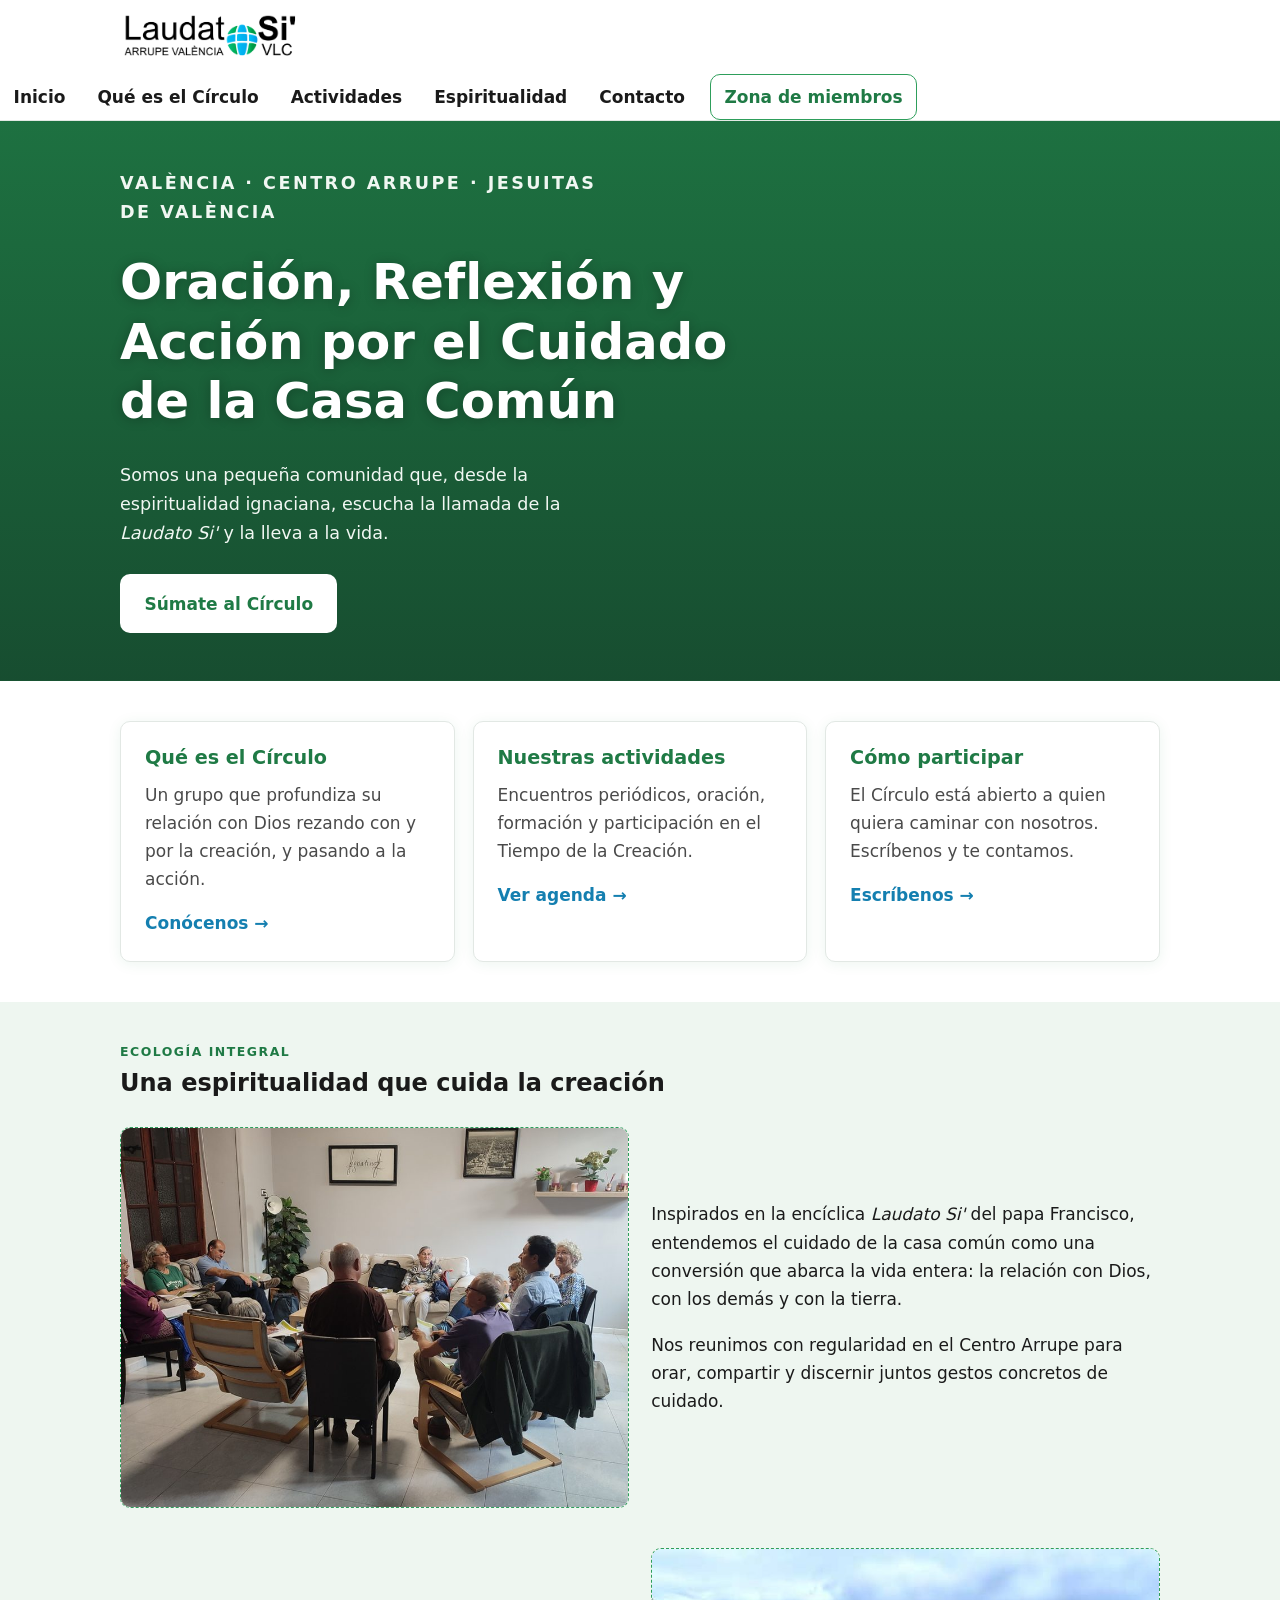
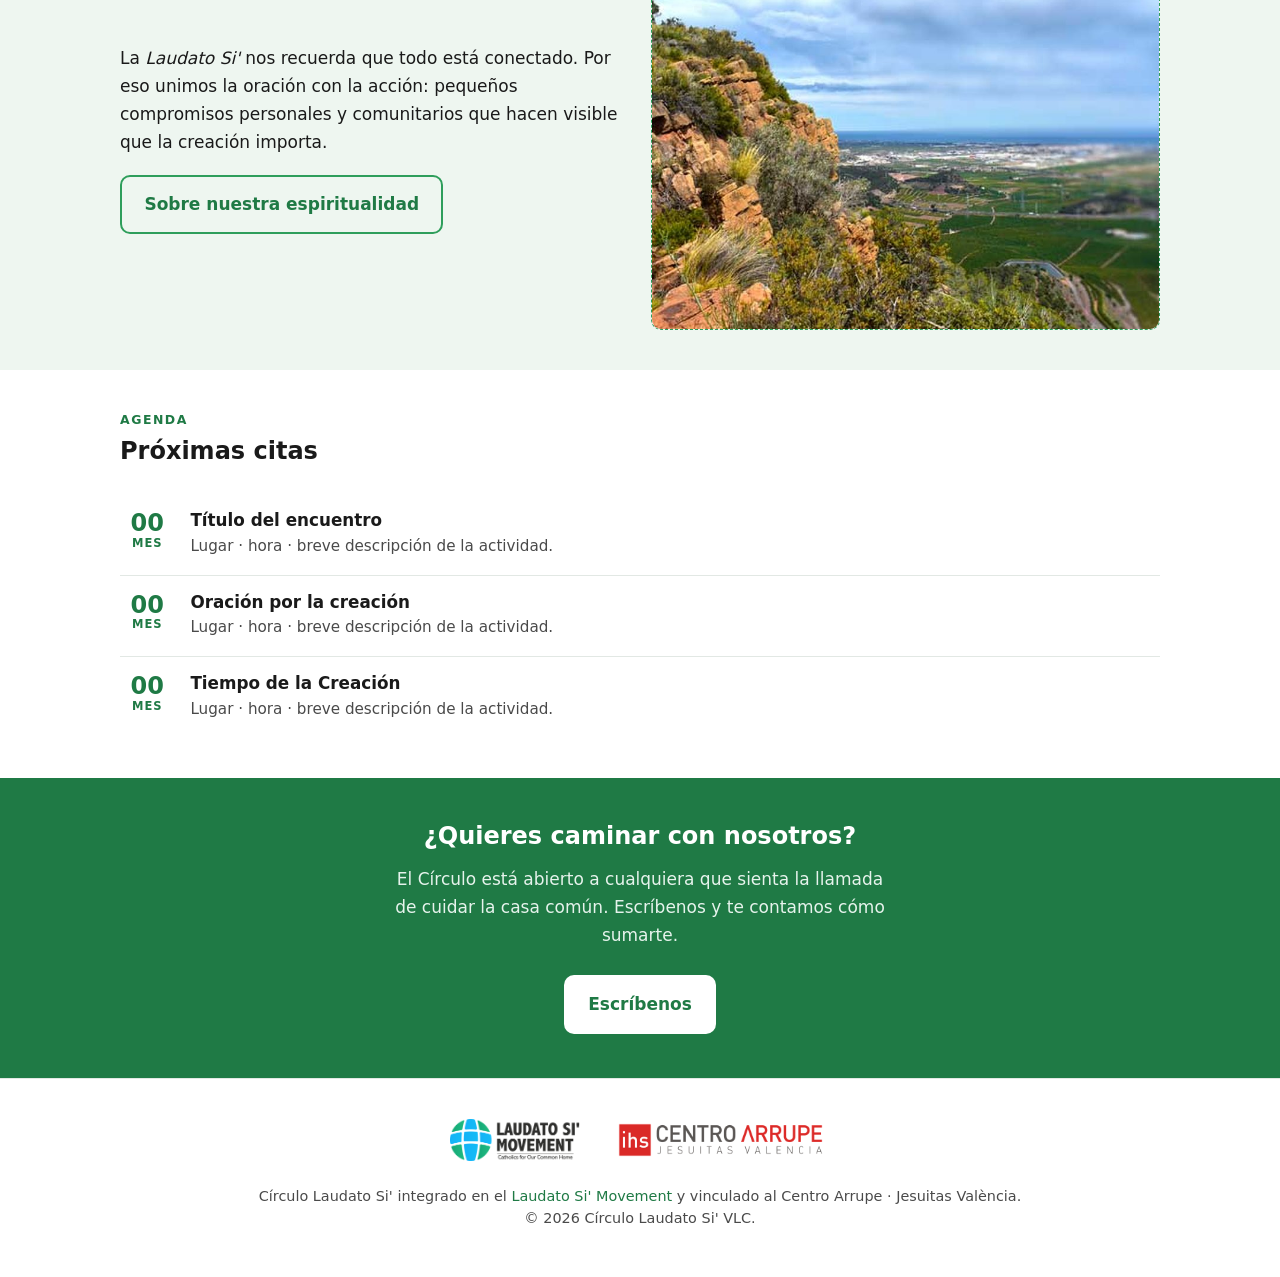
<file: index.html>
<!DOCTYPE html>
<html lang="es">
<head>
  <meta charset="UTF-8">
  <meta name="viewport" content="width=device-width, initial-scale=1">
  <title>Círculo Laudato Si' VLC · Arrupe València</title>
  <meta name="description" content="Círculo Laudato Si' de València, vinculado al Centro Arrupe. Una comunidad que reza y actúa por el cuidado de la casa común.">
  <link rel="stylesheet" href="assets/estilo.css">
</head>
<body>

  <header class="cabecera">
    <div class="cabecera-fila">
      <a class="marca" href="index.html" aria-label="Inicio · Círculo Laudato Si' VLC">
        <img src="assets/img/logo-circulo.png" alt="Laudato Si' VLC · Arrupe València">
      </a>
      <button class="menu-boton" id="menuBoton" aria-label="Abrir menú" aria-expanded="false" aria-controls="menuPrincipal">
        <svg viewBox="0 0 24 24" fill="none" stroke="currentColor" stroke-width="2.2" stroke-linecap="round">
          <line x1="4" y1="7" x2="20" y2="7"/><line x1="4" y1="12" x2="20" y2="12"/><line x1="4" y1="17" x2="20" y2="17"/>
        </svg>
      </button>
    </div>
    <ul class="navegacion" id="menuPrincipal">
      <li><a href="index.html">Inicio</a></li>
      <li><a href="que-es.html">Qué es el Círculo</a></li>
      <li><a href="actividades.html">Actividades</a></li>
      <li><a href="espiritualidad.html">Espiritualidad</a></li>
      <li><a href="#contacto">Contacto</a></li>
      <li><a class="privada" href="miembros.html" title="Acceso reservado a miembros">Zona de miembros</a></li>
    </ul>
  </header>

  <section class="hero" id="hero" role="banner">
    <div class="hero-texto">
      <p class="hero-eyebrow" id="heroEyebrow"></p>
      <h1 id="heroTitulo"></h1>
      <p id="heroTexto"></p>
      <a class="boton boton-claro" id="heroBoton" href="#contacto"></a>
    </div>
  </section>

  <section class="seccion">
    <div class="contenedor">
      <div class="accesos" id="accesos"></div>
    </div>
  </section>

  <section class="seccion seccion-vel" id="espiritualidad">
    <div class="contenedor">
      <div class="seccion-titulo">
        <p class="eyebrow" id="espEyebrow"></p>
        <h2 id="espTitulo"></h2>
      </div>
      <div id="espBloques"></div>
    </div>
  </section>

  <section class="seccion" id="actividades">
    <div class="contenedor">
      <div class="seccion-titulo">
        <p class="eyebrow" id="agEyebrow"></p>
        <h2 id="agTitulo"></h2>
      </div>
      <ul class="citas" id="citas"></ul>
    </div>
  </section>

  <section class="franja" id="contacto">
    <h2 id="contTitulo"></h2>
    <p id="contTexto"></p>
    <a class="boton boton-claro" id="contBoton" href="#"></a>
  </section>

  <footer class="pie">
    <div class="contenedor">
      <div class="pie-logos">
        <a class="movement" href="https://laudatosimovement.org/" target="_blank" rel="noopener">
          <img src="assets/img/logo-movement.png" alt="Laudato Si' Movement">
        </a>
        <a class="arrupe" id="pieArrupe" href="#" rel="noopener">
          <img src="assets/img/logo-arrupe.png" alt="Centro Arrupe · Jesuitas València">
        </a>
      </div>
      <p class="pie-nota">
        Círculo Laudato Si' integrado en el <a href="https://laudatosimovement.org/" target="_blank" rel="noopener">Laudato Si' Movement</a>
        y vinculado al Centro Arrupe · Jesuitas València.<br>
        © <span id="anyo"></span> Círculo Laudato Si' VLC.
      </p>
    </div>
  </footer>

  <script>
    var boton = document.getElementById('menuBoton');
    var menu = document.getElementById('menuPrincipal');
    boton.addEventListener('click', function () {
      var abierto = menu.classList.toggle('abierta');
      boton.setAttribute('aria-expanded', abierto ? 'true' : 'false');
      boton.setAttribute('aria-label', abierto ? 'Cerrar menú' : 'Abrir menú');
    });
    menu.querySelectorAll('a').forEach(function (a) {
      a.addEventListener('click', function () { menu.classList.remove('abierta'); boton.setAttribute('aria-expanded','false'); });
    });
    document.getElementById('anyo').textContent = new Date().getFullYear();

    function esc(t){ var d=document.createElement('div'); d.textContent = t==null?'':t; return d.innerHTML; }
    function realza(t){
      return esc(t).replace(/Laudato Si'/g, "<em>Laudato Si'</em>").replace(/Laudate Deum/g, "<em>Laudate Deum</em>");
    }

    fetch('assets/datos.json')
      .then(function(r){ return r.json(); })
      .then(function(d){
        var hero = document.getElementById('hero');
        var deg = 'linear-gradient(180deg, rgba(20,60,40,0.15) 0%, rgba(20,60,40,0.72) 100%)';
        if (d.hero.foto) { hero.style.backgroundImage = deg + ", url('" + d.hero.foto + "')"; }
        document.getElementById('heroEyebrow').textContent = d.hero.eyebrow;
        document.getElementById('heroTitulo').textContent = d.hero.titulo;
        document.getElementById('heroTexto').innerHTML = realza(d.hero.texto);
        document.getElementById('heroBoton').textContent = d.hero.boton;

        var acc = document.getElementById('accesos');
        acc.innerHTML = d.accesos.map(function(a){
          return '<div class="tarjeta"><h3>'+esc(a.titulo)+'</h3><p>'+esc(a.texto)+'</p><a href="'+esc(a.enlace)+'">'+esc(a.enlaceTexto)+'</a></div>';
        }).join('');

        document.getElementById('espEyebrow').textContent = d.espiritualidad.eyebrow;
        document.getElementById('espTitulo').textContent = d.espiritualidad.titulo;
        var esp = document.getElementById('espBloques');
        esp.innerHTML = d.espiritualidad.bloques.map(function(b, i){
          var foto = b.foto ? '<div class="bloque-foto"><img src="'+esc(b.foto)+'" alt=""></div>' : '<div class="bloque-foto"><span>'+esc(b.textoFoto)+'</span></div>';
          var parrs = b.parrafos.map(function(p){ return '<p>'+realza(p)+'</p>'; }).join('');
          var bot = b.boton ? '<a class="boton boton-borde" href="'+esc(b.botonEnlace)+'">'+esc(b.boton)+'</a>' : '';
          var clase = (i % 2 === 1) ? 'bloque invertido' : 'bloque';
          return '<div class="'+clase+'">'+foto+'<div>'+parrs+bot+'</div></div>';
        }).join('');

        document.getElementById('agEyebrow').textContent = d.agenda.eyebrow;
        document.getElementById('agTitulo').textContent = d.agenda.titulo;
        var citas = document.getElementById('citas');
        citas.innerHTML = d.agenda.citas.map(function(c){
          return '<li><div class="cita-fecha"><span class="dia">'+esc(c.dia)+'</span><span class="mes">'+esc(c.mes)+'</span></div><div class="cita-cuerpo"><h3>'+esc(c.titulo)+'</h3><p>'+esc(c.detalle)+'</p></div></li>';
        }).join('');

        document.getElementById('contTitulo').textContent = d.contacto.titulo;
        document.getElementById('contTexto').textContent = d.contacto.texto;
        var cb = document.getElementById('contBoton');
        cb.textContent = d.contacto.boton;
        cb.href = 'mailto:' + (d.sitio.correo || '');

        if (d.sitio.enlaceArrupe) document.getElementById('pieArrupe').href = d.sitio.enlaceArrupe;
      })
      .catch(function(e){ console.error('No se pudo cargar datos.json', e); });
  </script>

</body>
</html>
</file>
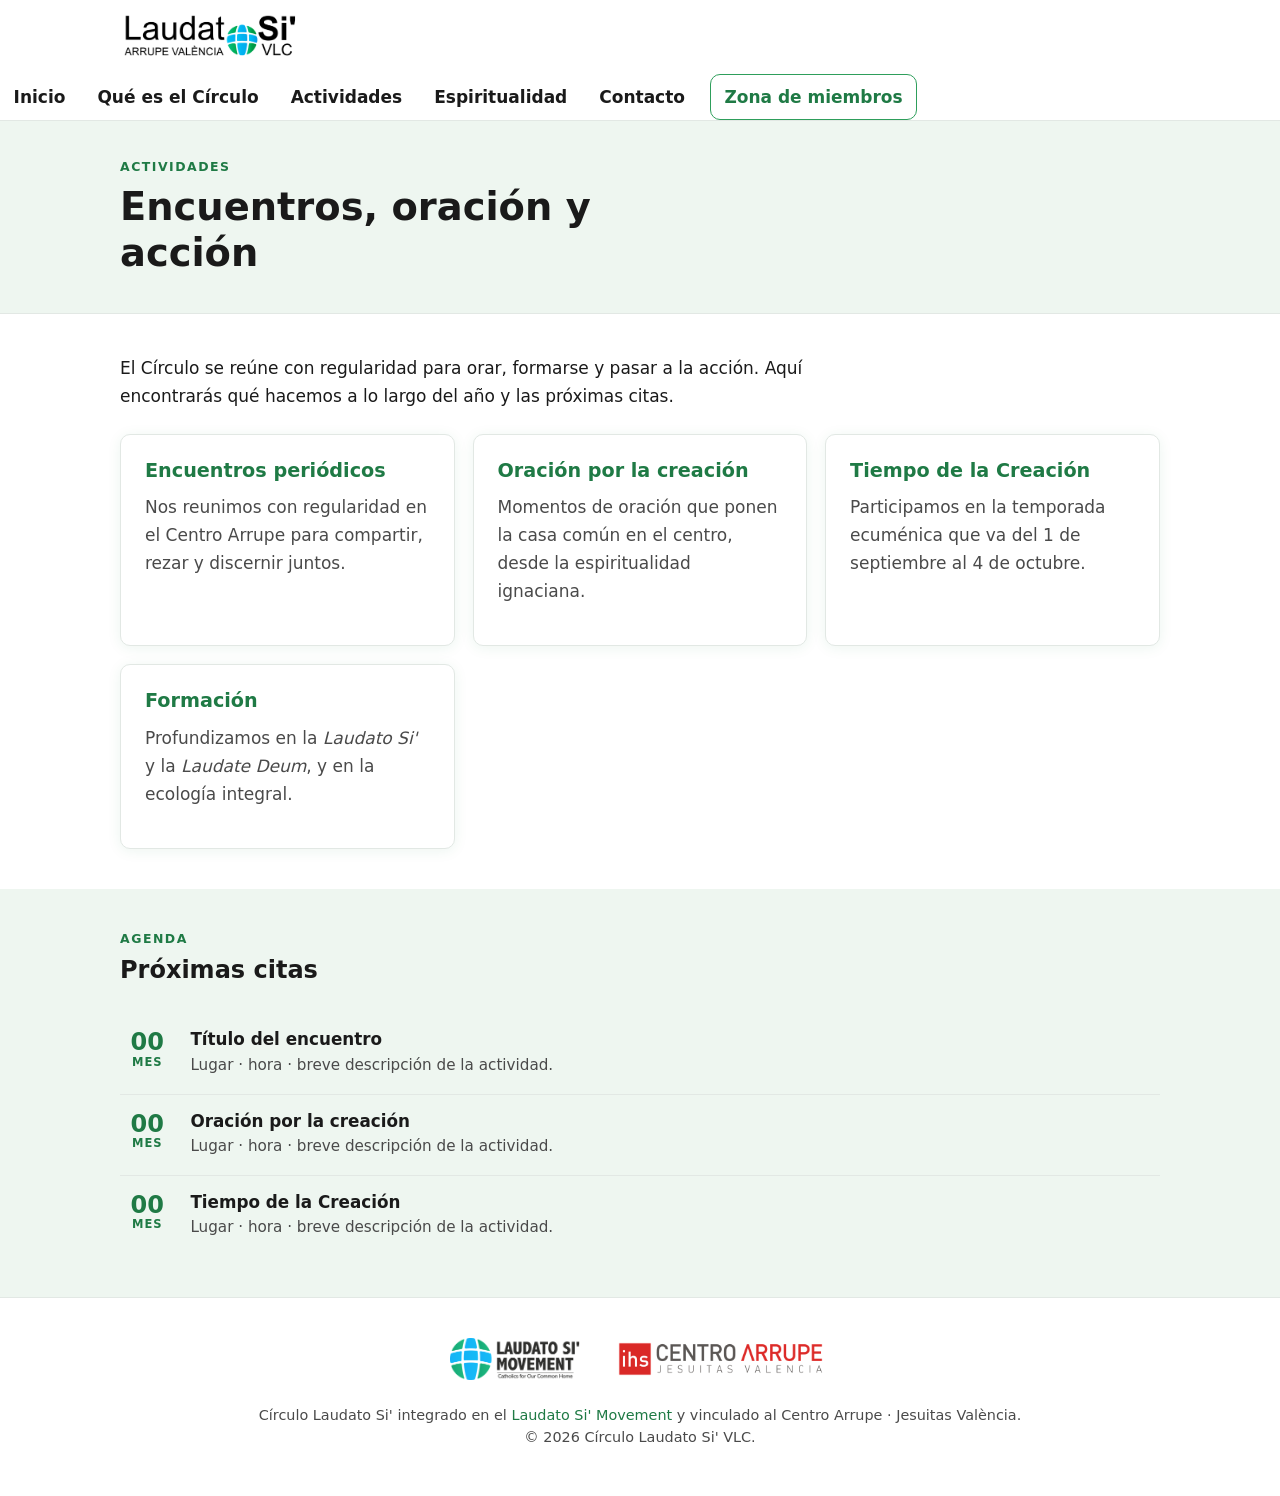
<file: actividades.html>
<!DOCTYPE html>
<html lang="es">
<head>
  <meta charset="UTF-8">
  <meta name="viewport" content="width=device-width, initial-scale=1">
  <title>Actividades · Círculo Laudato Si' VLC</title>
  <meta name="description" content="Actividades del Círculo Laudato Si' de València: encuentros, oración por la creación, Tiempo de la Creación y formación.">
  <link rel="stylesheet" href="assets/estilo.css">
</head>
<body>

  <header class="cabecera">
    <div class="cabecera-fila">
      <a class="marca" href="index.html" aria-label="Inicio · Círculo Laudato Si' VLC">
        <img src="assets/img/logo-circulo.png" alt="Laudato Si' VLC · Arrupe València">
      </a>
      <button class="menu-boton" id="menuBoton" aria-label="Abrir menú" aria-expanded="false" aria-controls="menuPrincipal">
        <svg viewBox="0 0 24 24" fill="none" stroke="currentColor" stroke-width="2.2" stroke-linecap="round">
          <line x1="4" y1="7" x2="20" y2="7"/><line x1="4" y1="12" x2="20" y2="12"/><line x1="4" y1="17" x2="20" y2="17"/>
        </svg>
      </button>
    </div>
    <ul class="navegacion" id="menuPrincipal">
      <li><a href="index.html">Inicio</a></li>
      <li><a href="que-es.html">Qué es el Círculo</a></li>
      <li><a href="actividades.html">Actividades</a></li>
      <li><a href="espiritualidad.html">Espiritualidad</a></li>
      <li><a href="index.html#contacto">Contacto</a></li>
      <li><a class="privada" href="miembros.html" title="Acceso reservado a miembros">Zona de miembros</a></li>
    </ul>
  </header>

  <section class="interior-cabecera">
    <div class="contenedor">
      <p class="eyebrow" id="pEyebrow"></p>
      <h1 id="pTitulo"></h1>
    </div>
  </section>

  <section class="seccion">
    <div class="contenedor">
      <div class="prosa"><p id="pIntro"></p></div>
      <div class="accesos" id="tipos" style="margin-top:1.5rem"></div>
    </div>
  </section>

  <section class="seccion seccion-vel" id="actividades">
    <div class="contenedor">
      <div class="seccion-titulo">
        <p class="eyebrow" id="agEyebrow"></p>
        <h2 id="agTitulo"></h2>
      </div>
      <ul class="citas" id="citas"></ul>
    </div>
  </section>

  <footer class="pie">
    <div class="contenedor">
      <div class="pie-logos">
        <a class="movement" href="https://laudatosimovement.org/" target="_blank" rel="noopener"><img src="assets/img/logo-movement.png" alt="Laudato Si' Movement"></a>
        <a class="arrupe" id="pieArrupe" href="#" rel="noopener"><img src="assets/img/logo-arrupe.png" alt="Centro Arrupe · Jesuitas València"></a>
      </div>
      <p class="pie-nota">
        Círculo Laudato Si' integrado en el <a href="https://laudatosimovement.org/" target="_blank" rel="noopener">Laudato Si' Movement</a>
        y vinculado al Centro Arrupe · Jesuitas València.<br>© <span id="anyo"></span> Círculo Laudato Si' VLC.
      </p>
    </div>
  </footer>

  <script>
    var boton=document.getElementById('menuBoton'), menu=document.getElementById('menuPrincipal');
    boton.addEventListener('click',function(){var a=menu.classList.toggle('abierta');boton.setAttribute('aria-expanded',a?'true':'false');boton.setAttribute('aria-label',a?'Cerrar menú':'Abrir menú');});
    menu.querySelectorAll('a').forEach(function(a){a.addEventListener('click',function(){menu.classList.remove('abierta');boton.setAttribute('aria-expanded','false');});});
    document.getElementById('anyo').textContent=new Date().getFullYear();
    function esc(t){var d=document.createElement('div');d.textContent=t==null?'':t;return d.innerHTML;}
    function realza(t){return esc(t).replace(/Laudato Si'/g,"<em>Laudato Si'</em>").replace(/Laudate Deum/g,"<em>Laudate Deum</em>");}

    fetch('assets/datos.json').then(function(r){return r.json();}).then(function(d){
      var pa=d.paginaActividades||{};
      document.getElementById('pEyebrow').textContent=pa.eyebrow||'Actividades';
      document.getElementById('pTitulo').textContent=pa.titulo||'';
      document.getElementById('pIntro').innerHTML=realza(pa.intro||'');
      document.getElementById('tipos').innerHTML=(pa.tipos||[]).map(function(t){
        return '<div class="tarjeta"><h3>'+esc(t.titulo)+'</h3><p>'+realza(t.texto)+'</p></div>';
      }).join('');
      document.getElementById('agEyebrow').textContent=d.agenda.eyebrow||'Agenda';
      document.getElementById('agTitulo').textContent=d.agenda.titulo||'Próximas citas';
      document.getElementById('citas').innerHTML=d.agenda.citas.map(function(c){
        return '<li><div class="cita-fecha"><span class="dia">'+esc(c.dia)+'</span><span class="mes">'+esc(c.mes)+'</span></div><div class="cita-cuerpo"><h3>'+esc(c.titulo)+'</h3><p>'+esc(c.detalle)+'</p></div></li>';
      }).join('');
      if(d.sitio.enlaceArrupe) document.getElementById('pieArrupe').href=d.sitio.enlaceArrupe;
    });
  </script>
</body>
</html>
</file>
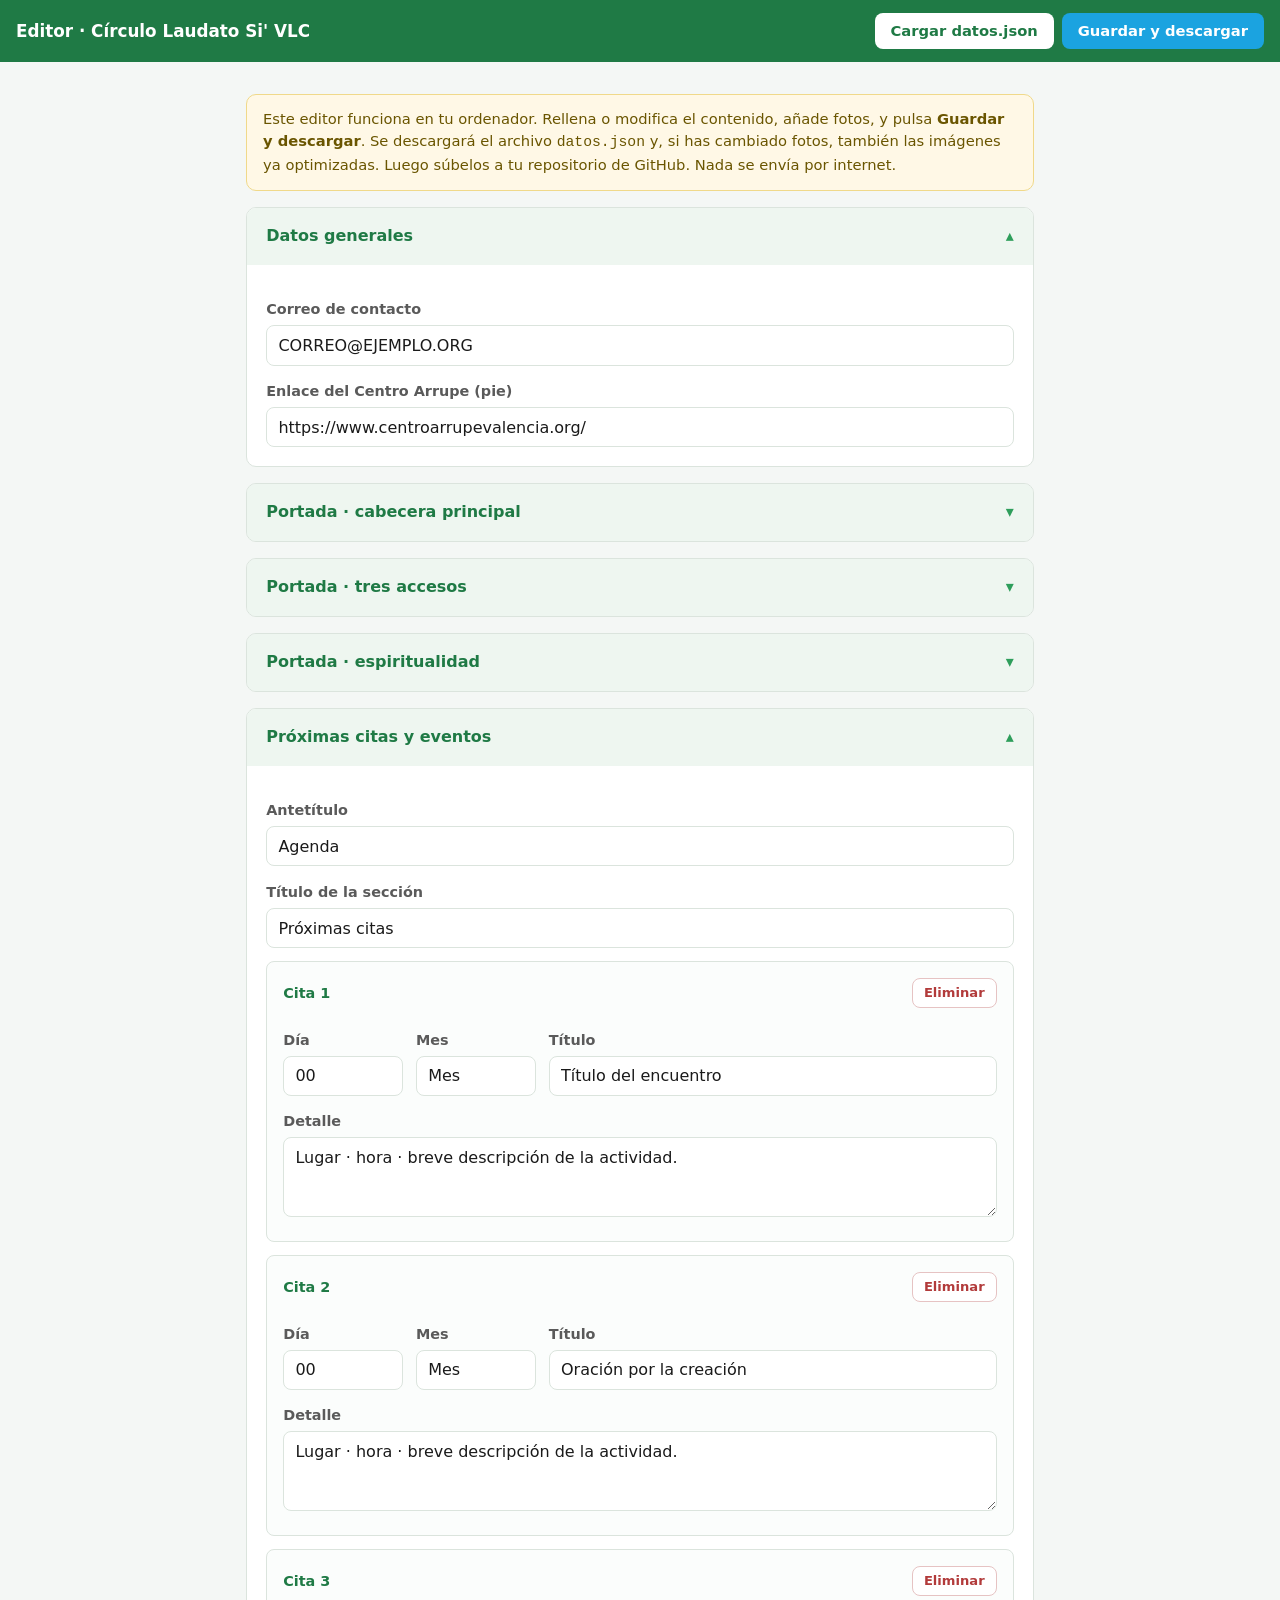
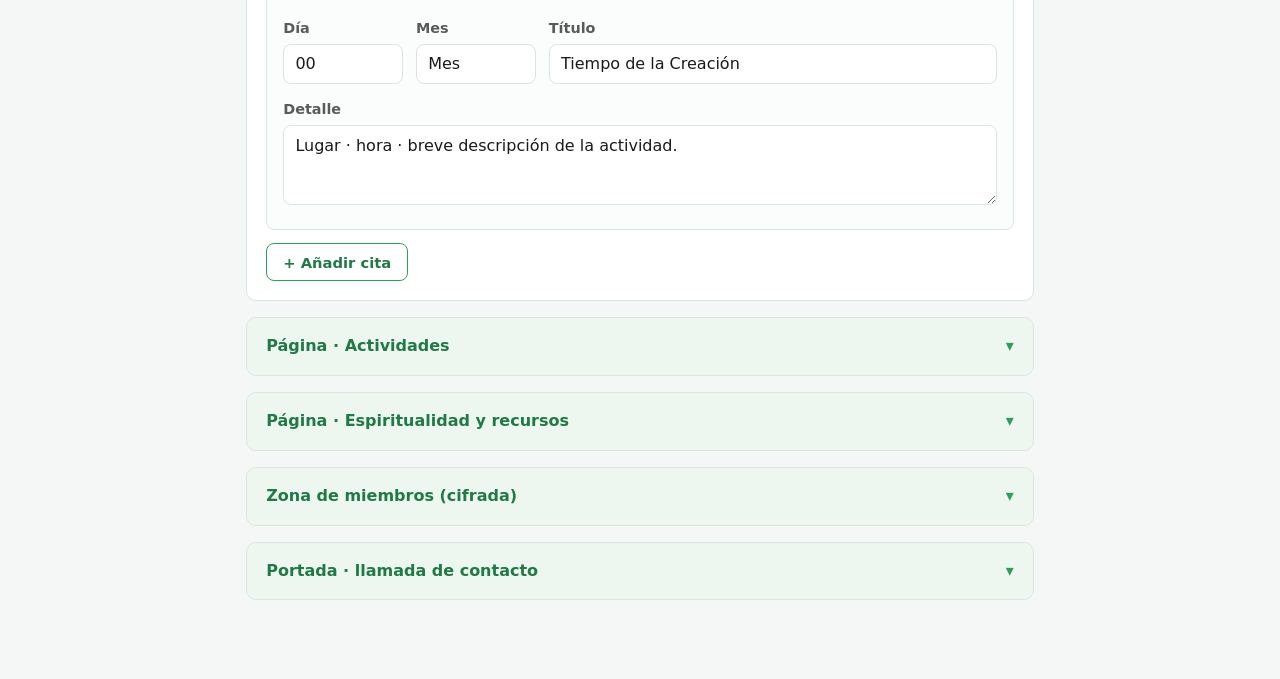
<file: editor.html>
<!DOCTYPE html>
<html lang="es">
<head>
<meta charset="UTF-8">
<meta name="viewport" content="width=device-width, initial-scale=1">
<title>Editor · Círculo Laudato Si' VLC</title>
<style>
  :root{
    --verde:#2e9e5b; --verde-hondo:#1f7a45; --verde-vel:#eef6f0;
    --azul:#1ba3e0; --azul-hondo:#147fb0; --tinta:#1a1a1a; --gris:#5a5a5a;
    --linea:#dbe4dd; --blanco:#fff; --radio:10px;
    --f:system-ui,-apple-system,"Segoe UI",Roboto,Arial,sans-serif;
  }
  *{box-sizing:border-box}
  body{margin:0;font-family:var(--f);color:var(--tinta);background:#f4f7f5;line-height:1.55}
  header.barra{
    position:sticky;top:0;z-index:20;background:var(--verde-hondo);color:#fff;
    padding:.8rem 1rem;display:flex;flex-wrap:wrap;gap:.6rem;align-items:center;justify-content:space-between
  }
  header.barra h1{font-size:1.05rem;margin:0}
  header.barra .acciones{display:flex;gap:.5rem;flex-wrap:wrap}
  .contenedor{max-width:820px;margin:0 auto;padding:1rem 1rem 4rem}
  .aviso{background:#fff8e6;border:1px solid #f0d98a;border-radius:var(--radio);padding:.8rem 1rem;margin:1rem 0;font-size:.92rem;color:#6a5500}
  details.grupo{background:#fff;border:1px solid var(--linea);border-radius:var(--radio);margin:1rem 0;overflow:hidden}
  details.grupo>summary{
    cursor:pointer;padding:1rem 1.2rem;font-weight:700;color:var(--verde-hondo);
    background:var(--verde-vel);list-style:none;display:flex;justify-content:space-between;align-items:center
  }
  details.grupo>summary::-webkit-details-marker{display:none}
  details.grupo>summary::after{content:"▾";color:var(--verde)}
  details[open].grupo>summary::after{content:"▴"}
  .cuerpo{padding:1.2rem}
  label{display:block;font-weight:600;font-size:.9rem;margin:.9rem 0 .3rem;color:var(--gris)}
  input[type=text],input[type=email],textarea,input[type=url]{
    width:100%;padding:.6rem .7rem;border:1px solid var(--linea);border-radius:8px;
    font-family:var(--f);font-size:1rem;color:var(--tinta);background:#fff
  }
  textarea{min-height:80px;resize:vertical}
  input:focus,textarea:focus{outline:2px solid var(--azul);border-color:var(--azul)}
  .fila{display:flex;gap:.8rem;flex-wrap:wrap}
  .fila>div{flex:1;min-width:120px}
  .boton{
    display:inline-flex;align-items:center;gap:.4rem;padding:.6rem 1rem;border-radius:8px;
    border:none;font-weight:700;cursor:pointer;font-size:.92rem;font-family:var(--f)
  }
  .b-blanco{background:#fff;color:var(--verde-hondo)}
  .b-azul{background:var(--azul);color:#fff}
  .b-verde{background:#fff;color:var(--verde-hondo);border:1.5px solid var(--verde)}
  .b-mini{padding:.4rem .7rem;font-size:.82rem;background:#fff;border:1px solid var(--linea);color:var(--gris)}
  .b-quitar{color:#b23b3b;border-color:#e6c3c3}
  .item{border:1px solid var(--linea);border-radius:8px;padding:1rem;margin:.8rem 0;background:#fbfdfc}
  .item-cab{display:flex;justify-content:space-between;align-items:center;margin-bottom:.4rem}
  .item-cab strong{color:var(--verde-hondo);font-size:.9rem}
  .foto-caja{display:flex;gap:.8rem;align-items:center;flex-wrap:wrap;margin-top:.4rem}
  .foto-previa{width:110px;height:80px;object-fit:cover;border-radius:8px;border:1px solid var(--linea);background:var(--verde-vel)}
  .foto-previa.vacia{display:flex;align-items:center;justify-content:center;color:var(--verde-hondo);font-size:.7rem;text-align:center;padding:4px}
  .pista{font-size:.82rem;color:var(--gris);margin:.3rem 0 0}
  .archivos-pendientes{font-size:.85rem;color:var(--gris)}
  .archivos-pendientes b{color:var(--verde-hondo)}
  dialog{border:none;border-radius:12px;padding:0;max-width:520px;width:92%;box-shadow:0 10px 50px rgba(0,0,0,.3)}
  dialog .dcuerpo{padding:1.4rem}
  dialog h2{margin:0 0 .6rem;color:var(--verde-hondo);font-size:1.15rem}
  dialog ol{margin:.6rem 0 1rem;padding-left:1.3rem}
  dialog li{margin-bottom:.4rem;font-size:.93rem}
  dialog code{background:var(--verde-vel);padding:.1rem .35rem;border-radius:4px;font-size:.88rem}
  .ok{color:#1f7a45;font-weight:700}
</style>
</head>
<body>

<header class="barra">
  <h1>Editor · Círculo Laudato Si' VLC</h1>
  <div class="acciones">
    <button class="boton b-blanco" id="btnCargar">Cargar datos.json</button>
    <button class="boton b-azul" id="btnGuardar">Guardar y descargar</button>
  </div>
</header>

<div class="contenedor">

  <div class="aviso">
    Este editor funciona en tu ordenador. Rellena o modifica el contenido, añade fotos, y pulsa
    <b>Guardar y descargar</b>. Se descargará el archivo <code>datos.json</code> y, si has cambiado fotos,
    también las imágenes ya optimizadas. Luego súbelos a tu repositorio de GitHub. Nada se envía por internet.
  </div>

  <input type="file" id="inputCargar" accept="application/json" hidden>

  <!-- GENERAL -->
  <details class="grupo" open>
    <summary>Datos generales</summary>
    <div class="cuerpo">
      <label>Correo de contacto</label>
      <input type="email" id="g_correo" placeholder="correo@ejemplo.org">
      <label>Enlace del Centro Arrupe (pie)</label>
      <input type="url" id="g_arrupe" placeholder="https://...">
    </div>
  </details>

  <!-- HERO -->
  <details class="grupo">
    <summary>Portada · cabecera principal</summary>
    <div class="cuerpo">
      <label>Antetítulo</label>
      <input type="text" id="h_eyebrow">
      <label>Titular</label>
      <input type="text" id="h_titulo">
      <label>Texto</label>
      <textarea id="h_texto"></textarea>
      <label>Texto del botón</label>
      <input type="text" id="h_boton">
      <label>Fotografía de fondo</label>
      <div class="foto-caja" data-foto="hero">
        <img class="foto-previa vacia" data-previa alt="">
        <div>
          <input type="file" accept="image/*" hidden data-input>
          <button type="button" class="boton b-mini" data-elegir>Elegir foto…</button>
          <button type="button" class="boton b-mini b-quitar" data-quitar>Quitar</button>
          <p class="pista">Apaisada, se recorta a lo ancho. Se guardará como <b data-nombre>hero.jpg</b></p>
        </div>
      </div>
    </div>
  </details>

  <!-- ACCESOS -->
  <details class="grupo">
    <summary>Portada · tres accesos</summary>
    <div class="cuerpo" id="accesosCuerpo"></div>
  </details>

  <!-- ESPIRITUALIDAD -->
  <details class="grupo">
    <summary>Portada · espiritualidad</summary>
    <div class="cuerpo">
      <label>Antetítulo</label>
      <input type="text" id="e_eyebrow">
      <label>Título de la sección</label>
      <input type="text" id="e_titulo">
      <div id="espBloquesCuerpo"></div>
    </div>
  </details>

  <!-- AGENDA -->
  <details class="grupo" open>
    <summary>Próximas citas y eventos</summary>
    <div class="cuerpo">
      <label>Antetítulo</label>
      <input type="text" id="a_eyebrow">
      <label>Título de la sección</label>
      <input type="text" id="a_titulo">
      <div id="citasCuerpo"></div>
      <button type="button" class="boton b-verde" id="btnAddCita">+ Añadir cita</button>
    </div>
  </details>



  <!-- PÁGINA ACTIVIDADES -->
  <details class="grupo">
    <summary>Página · Actividades</summary>
    <div class="cuerpo">
      <label>Antetítulo</label><input type="text" id="pa_eyebrow">
      <label>Título</label><input type="text" id="pa_titulo">
      <label>Introducción</label><textarea id="pa_intro"></textarea>
      <label>Tipos de actividad</label>
      <div id="pa_tipos"></div>
      <button type="button" class="boton b-verde" id="btnAddTipo">+ Añadir tipo</button>
      <p class="pista">Las próximas citas se editan en el apartado «Próximas citas y eventos»; esta página las muestra automáticamente.</p>
    </div>
  </details>

  <!-- PÁGINA ESPIRITUALIDAD -->
  <details class="grupo">
    <summary>Página · Espiritualidad y recursos</summary>
    <div class="cuerpo">
      <label>Antetítulo</label><input type="text" id="pe_eyebrow">
      <label>Título</label><input type="text" id="pe_titulo">
      <label>Introducción</label><textarea id="pe_intro"></textarea>
      <label>Recursos</label>
      <div id="pe_recursos"></div>
      <button type="button" class="boton b-verde" id="btnAddRecurso">+ Añadir recurso</button>
      <p class="pista">Los bloques con foto de esta página se editan en «Portada · espiritualidad».</p>
    </div>
  </details>

  <!-- ZONA DE MIEMBROS -->
  <details class="grupo">
    <summary>Zona de miembros (cifrada)</summary>
    <div class="cuerpo">
      <div class="aviso" style="margin-top:0">
        Todo lo que pongas aquí se cifra con AES-256 y solo se puede leer con la contraseña.
        Los PDF que adjuntes quedan <b>dentro</b> de la página cifrada, no accesibles por separado.
        Genera <code>miembros.html</code> y súbelo a la raíz del repositorio.
      </div>

      <label>Título de la zona</label>
      <input type="text" id="m_titulo" placeholder="Zona de miembros">

      <label>Introducción o texto libre (opcional)</label>
      <textarea id="m_intro" placeholder="Texto que aparece al abrir la zona. Puedes dejarlo vacío."></textarea>

      <label>Documentos PDF</label>
      <div id="m_docs"></div>
      <input type="file" accept="application/pdf" id="m_addDoc" hidden multiple>
      <button type="button" class="boton b-verde" id="btnAddDoc">+ Añadir PDF</button>
      <p class="pista archivos-pendientes" data-docs-pendientes></p>

      <label style="margin-top:1.2rem">Contraseña de acceso</label>
      <div class="fila">
        <div><input type="text" id="m_pass" placeholder="16+ caracteres, poco habitual"></div>
        <div style="flex:0 0 auto"><button type="button" class="boton b-mini" id="btnPass">Sugerir</button></div>
      </div>
      <p class="pista">Usa una contraseña larga. Guárdala en un gestor: si se pierde, no hay forma de recuperar el contenido.</p>

      <div style="margin-top:1.2rem">
        <button type="button" class="boton b-azul" id="btnCifrar">Generar miembros.html cifrado</button>
      </div>
      <p class="pista" id="m_estado"></p>
    </div>
  </details>

  <!-- CONTACTO -->
  <details class="grupo">
    <summary>Portada · llamada de contacto</summary>
    <div class="cuerpo">
      <label>Título</label>
      <input type="text" id="c_titulo">
      <label>Texto</label>
      <textarea id="c_texto"></textarea>
      <label>Texto del botón</label>
      <input type="text" id="c_boton">
    </div>
  </details>

</div>

<dialog id="dlgGuardar">
  <div class="dcuerpo">
    <h2>Descargas listas</h2>
    <p id="dlgResumen"></p>
    <p>Ahora, para publicar los cambios:</p>
    <ol>
      <li>Sube <code>datos.json</code> a la carpeta <code>assets/</code> de tu repositorio.</li>
      <li id="dlgPasoImg">Sube las imágenes descargadas a la carpeta <code>assets/img/</code>.</li>
      <li>GitHub Pages actualizará la web en uno o dos minutos.</li>
    </ol>
    <button class="boton b-azul" id="dlgCerrar">Entendido</button>
  </div>
</dialog>

<script>
/* ================= Estado ================= */
function esc(t){ var d=document.createElement('div'); d.textContent = (t==null?'':t); return d.innerHTML; }

/* ============= Motor de cifrado (AES-256, PBKDF2 600k) ============= */
var ITER_CIFRADO = 600000;
var _enc = new TextEncoder();
function _bufToB64(buf){var b=new Uint8Array(buf),s='';for(var i=0;i<b.length;i++)s+=String.fromCharCode(b[i]);return btoa(s);}
async function _derivar(pass, salt, uso){
  var base = await crypto.subtle.importKey('raw', _enc.encode(pass), 'PBKDF2', false, ['deriveKey']);
  return crypto.subtle.deriveKey({name:'PBKDF2',salt:salt,iterations:ITER_CIFRADO,hash:'SHA-256'},base,{name:'AES-GCM',length:256},false,uso);
}
async function cifrarTexto(texto, pass){
  var salt = crypto.getRandomValues(new Uint8Array(16));
  var iv = crypto.getRandomValues(new Uint8Array(12));
  var clave = await _derivar(pass, salt, ['encrypt']);
  var c = await crypto.subtle.encrypt({name:'AES-GCM',iv:iv}, clave, _enc.encode(texto));
  return {salt:_bufToB64(salt), iv:_bufToB64(iv), datos:_bufToB64(c)};
}
// PDFs pendientes de la zona de miembros: {nombre, dataURI}
var docsMiembros = [];


var datos = null;
var fotosPendientes = {}; // clave -> {blob, nombre}

/* ============= Utilidades imagen ============= */
// Redimensiona y comprime en el navegador. Devuelve Promise<Blob>
function procesarImagen(file, maxAncho, calidad){
  return new Promise(function(res, rej){
    var img = new Image();
    img.onload = function(){
      var escala = Math.min(1, maxAncho / img.width);
      var w = Math.round(img.width * escala);
      var h = Math.round(img.height * escala);
      var c = document.createElement('canvas');
      c.width = w; c.height = h;
      c.getContext('2d').drawImage(img, 0, 0, w, h);
      c.toBlob(function(b){ res(b); }, 'image/jpeg', calidad || 0.82);
    };
    img.onerror = rej;
    img.src = URL.createObjectURL(file);
  });
}
function descargarBlob(blob, nombre){
  var a = document.createElement('a');
  a.href = URL.createObjectURL(blob);
  a.download = nombre;
  document.body.appendChild(a); a.click(); a.remove();
}

/* ============= Gestión de una caja de foto ============= */
// clave: identificador; nombreArchivo: cómo se guardará; rutaEnDatos: función get/set
function conectarFoto(caja, opciones){
  var previa = caja.querySelector('[data-previa]');
  var input = caja.querySelector('[data-input]');
  var bElegir = caja.querySelector('[data-elegir]');
  var bQuitar = caja.querySelector('[data-quitar]');
  var nombreEl = caja.querySelector('[data-nombre]');
  if (nombreEl) nombreEl.textContent = opciones.nombre;

  function pintar(url, textoVacio){
    if(url){ previa.src = url; previa.classList.remove('vacia'); previa.textContent=''; }
    else { previa.removeAttribute('src'); previa.classList.add('vacia'); previa.textContent = textoVacio || 'sin foto'; }
  }
  // inicial
  var actual = opciones.get();
  pintar(actual ? actual : '', opciones.textoVacio);

  bElegir.addEventListener('click', function(){ input.click(); });
  input.addEventListener('change', function(){
    var f = input.files[0]; if(!f) return;
    procesarImagen(f, opciones.maxAncho, opciones.calidad).then(function(blob){
      var url = URL.createObjectURL(blob);
      pintar(url, opciones.textoVacio);
      fotosPendientes[opciones.clave] = { blob: blob, nombre: opciones.nombre };
      opciones.set('assets/img/' + opciones.nombre);
      actualizarPendientes();
    });
  });
  bQuitar.addEventListener('click', function(){
    pintar('', opciones.textoVacio);
    delete fotosPendientes[opciones.clave];
    opciones.set('');
    actualizarPendientes();
  });
}

function actualizarPendientes(){
  document.querySelectorAll('[data-pendientes]').forEach(function(el){
    var n = Object.keys(fotosPendientes).length;
    el.innerHTML = n ? ('Fotos por descargar: <b>'+n+'</b>') : '';
  });
}

/* ============= Render de secciones repetibles ============= */
function renderAccesos(){
  var cont = document.getElementById('accesosCuerpo');
  cont.innerHTML = '';
  datos.accesos.forEach(function(a, i){
    var div = document.createElement('div');
    div.className = 'item';
    div.innerHTML =
      '<div class="item-cab"><strong>Acceso '+(i+1)+'</strong></div>'+
      '<label>Título</label><input type="text" data-k="titulo">'+
      '<label>Texto</label><textarea data-k="texto"></textarea>'+
      '<div class="fila"><div><label>Texto del enlace</label><input type="text" data-k="enlaceTexto"></div>'+
      '<div><label>Enlace</label><input type="text" data-k="enlace"></div></div>';
    div.querySelector('[data-k=titulo]').value = a.titulo||'';
    div.querySelector('[data-k=texto]').value = a.texto||'';
    div.querySelector('[data-k=enlaceTexto]').value = a.enlaceTexto||'';
    div.querySelector('[data-k=enlace]').value = a.enlace||'';
    div.querySelectorAll('[data-k]').forEach(function(inp){
      inp.addEventListener('input', function(){ datos.accesos[i][inp.dataset.k] = inp.value; });
    });
    cont.appendChild(div);
  });
}

function renderEspBloques(){
  var cont = document.getElementById('espBloquesCuerpo');
  cont.innerHTML = '';
  datos.espiritualidad.bloques.forEach(function(b, i){
    var div = document.createElement('div');
    div.className = 'item';
    div.innerHTML =
      '<div class="item-cab"><strong>Bloque '+(i+1)+'</strong></div>'+
      '<label>Párrafos (uno por línea)</label><textarea data-k="parrafos"></textarea>'+
      '<div class="fila"><div><label>Texto del botón (opcional)</label><input type="text" data-k="boton"></div>'+
      '<div><label>Enlace del botón</label><input type="text" data-k="botonEnlace"></div></div>'+
      '<label>Fotografía</label>'+
      '<div class="foto-caja"><img class="foto-previa vacia" data-previa alt="">'+
      '<div><input type="file" accept="image/*" hidden data-input>'+
      '<button type="button" class="boton b-mini" data-elegir>Elegir foto…</button> '+
      '<button type="button" class="boton b-mini b-quitar" data-quitar>Quitar</button>'+
      '<p class="pista">Se guardará como <b data-nombre></b></p></div></div>';
    div.querySelector('[data-k=parrafos]').value = (b.parrafos||[]).join('\n');
    div.querySelector('[data-k=boton]').value = b.boton||'';
    div.querySelector('[data-k=botonEnlace]').value = b.botonEnlace||'';
    div.querySelector('[data-k=parrafos]').addEventListener('input', function(e){
      datos.espiritualidad.bloques[i].parrafos = e.target.value.split('\n').filter(function(x){return x.trim();});
    });
    div.querySelector('[data-k=boton]').addEventListener('input', function(e){ datos.espiritualidad.bloques[i].boton = e.target.value; });
    div.querySelector('[data-k=botonEnlace]').addEventListener('input', function(e){ datos.espiritualidad.bloques[i].botonEnlace = e.target.value; });
    conectarFoto(div.querySelector('.foto-caja'), {
      clave:'esp'+i, nombre:'espiritualidad-'+(i+1)+'.jpg', maxAncho:1200, calidad:0.82,
      textoVacio: b.textoFoto || 'sin foto',
      get:function(){ return datos.espiritualidad.bloques[i].foto; },
      set:function(v){ datos.espiritualidad.bloques[i].foto = v; }
    });
    cont.appendChild(div);
  });
}

function renderCitas(){
  var cont = document.getElementById('citasCuerpo');
  cont.innerHTML = '';
  datos.agenda.citas.forEach(function(c, i){
    var div = document.createElement('div');
    div.className = 'item';
    div.innerHTML =
      '<div class="item-cab"><strong>Cita '+(i+1)+'</strong>'+
      '<button type="button" class="boton b-mini b-quitar" data-borrar>Eliminar</button></div>'+
      '<div class="fila"><div style="max-width:90px"><label>Día</label><input type="text" data-k="dia"></div>'+
      '<div style="max-width:120px"><label>Mes</label><input type="text" data-k="mes"></div>'+
      '<div><label>Título</label><input type="text" data-k="titulo"></div></div>'+
      '<label>Detalle</label><textarea data-k="detalle"></textarea>';
    div.querySelector('[data-k=dia]').value = c.dia||'';
    div.querySelector('[data-k=mes]').value = c.mes||'';
    div.querySelector('[data-k=titulo]').value = c.titulo||'';
    div.querySelector('[data-k=detalle]').value = c.detalle||'';
    div.querySelectorAll('[data-k]').forEach(function(inp){
      inp.addEventListener('input', function(){ datos.agenda.citas[i][inp.dataset.k] = inp.value; });
    });
    div.querySelector('[data-borrar]').addEventListener('click', function(){
      datos.agenda.citas.splice(i,1); renderCitas();
    });
    cont.appendChild(div);
  });
}

/* ============= Volcar datos a los campos ============= */
function pintarTodo(){
  document.getElementById('g_correo').value = datos.sitio.correo||'';
  document.getElementById('g_arrupe').value = datos.sitio.enlaceArrupe||'';
  document.getElementById('h_eyebrow').value = datos.hero.eyebrow||'';
  document.getElementById('h_titulo').value = datos.hero.titulo||'';
  document.getElementById('h_texto').value = datos.hero.texto||'';
  document.getElementById('h_boton').value = datos.hero.boton||'';
  document.getElementById('e_eyebrow').value = datos.espiritualidad.eyebrow||'';
  document.getElementById('e_titulo').value = datos.espiritualidad.titulo||'';
  document.getElementById('a_eyebrow').value = datos.agenda.eyebrow||'';
  document.getElementById('a_titulo').value = datos.agenda.titulo||'';
  document.getElementById('c_titulo').value = datos.contacto.titulo||'';
  document.getElementById('c_texto').value = datos.contacto.texto||'';
  document.getElementById('c_boton').value = datos.contacto.boton||'';

  // enlaces simples
  liga('g_correo', function(v){ datos.sitio.correo=v; });
  liga('g_arrupe', function(v){ datos.sitio.enlaceArrupe=v; });
  liga('h_eyebrow', function(v){ datos.hero.eyebrow=v; });
  liga('h_titulo', function(v){ datos.hero.titulo=v; });
  liga('h_texto', function(v){ datos.hero.texto=v; });
  liga('h_boton', function(v){ datos.hero.boton=v; });
  liga('e_eyebrow', function(v){ datos.espiritualidad.eyebrow=v; });
  liga('e_titulo', function(v){ datos.espiritualidad.titulo=v; });
  liga('a_eyebrow', function(v){ datos.agenda.eyebrow=v; });
  liga('a_titulo', function(v){ datos.agenda.titulo=v; });
  liga('c_titulo', function(v){ datos.contacto.titulo=v; });
  liga('c_texto', function(v){ datos.contacto.texto=v; });
  liga('c_boton', function(v){ datos.contacto.boton=v; });

  asegurarPaginas();
  document.getElementById('pa_eyebrow').value = datos.paginaActividades.eyebrow||'';
  document.getElementById('pa_titulo').value = datos.paginaActividades.titulo||'';
  document.getElementById('pa_intro').value = datos.paginaActividades.intro||'';
  document.getElementById('pe_eyebrow').value = datos.paginaEspiritualidad.eyebrow||'';
  document.getElementById('pe_titulo').value = datos.paginaEspiritualidad.titulo||'';
  document.getElementById('pe_intro').value = datos.paginaEspiritualidad.intro||'';
  liga('pa_eyebrow', function(v){ datos.paginaActividades.eyebrow=v; });
  liga('pa_titulo', function(v){ datos.paginaActividades.titulo=v; });
  liga('pa_intro', function(v){ datos.paginaActividades.intro=v; });
  liga('pe_eyebrow', function(v){ datos.paginaEspiritualidad.eyebrow=v; });
  liga('pe_titulo', function(v){ datos.paginaEspiritualidad.titulo=v; });
  liga('pe_intro', function(v){ datos.paginaEspiritualidad.intro=v; });
  renderTipos();
  renderRecursos();
  renderAccesos();
  renderEspBloques();
  renderCitas();

  // foto del hero
  var cajaHero = document.querySelector('[data-foto=hero]');
  cajaHero.replaceWith(cajaHero.cloneNode(true)); // limpiar listeners previos
  conectarFoto(document.querySelector('[data-foto=hero]'), {
    clave:'hero', nombre:'hero.jpg', maxAncho:1800, calidad:0.8,
    textoVacio:'sin foto',
    get:function(){ return datos.hero.foto; },
    set:function(v){ datos.hero.foto = v; }
  });
}
function liga(id, set){
  var el = document.getElementById(id);
  el.oninput = function(){ set(el.value); };
}

/* ============= Cargar / Guardar ============= */
document.getElementById('btnCargar').addEventListener('click', function(){ document.getElementById('inputCargar').click(); });
document.getElementById('inputCargar').addEventListener('change', function(e){
  var f = e.target.files[0]; if(!f) return;
  var r = new FileReader();
  r.onload = function(){
    try { datos = JSON.parse(r.result); fotosPendientes={}; actualizarPendientes(); pintarTodo(); }
    catch(err){ alert('El archivo no es un datos.json válido.'); }
  };
  r.readAsText(f);
});

document.getElementById('btnAddTipo').addEventListener('click',function(){ asegurarPaginas(); datos.paginaActividades.tipos.push({titulo:'Nuevo tipo',texto:''}); renderTipos(); });
document.getElementById('btnAddRecurso').addEventListener('click',function(){ asegurarPaginas(); datos.paginaEspiritualidad.recursos.push({titulo:'Nuevo recurso',texto:'',enlace:''}); renderRecursos(); });
document.getElementById('btnAddCita').addEventListener('click', function(){
  datos.agenda.citas.push({dia:'00',mes:'Mes',titulo:'Nueva cita',detalle:'Lugar · hora · descripción.'});
  renderCitas();
});

document.getElementById('btnGuardar').addEventListener('click', function(){
  if(!datos){ alert('Primero carga un datos.json o espera a que cargue el de ejemplo.'); return; }
  // Descargar JSON
  var jsonBlob = new Blob([JSON.stringify(datos, null, 2)], {type:'application/json'});
  descargarBlob(jsonBlob, 'datos.json');
  // Descargar fotos pendientes
  var claves = Object.keys(fotosPendientes);
  claves.forEach(function(k, idx){
    setTimeout(function(){ descargarBlob(fotosPendientes[k].blob, fotosPendientes[k].nombre); }, 300*(idx+1));
  });
  // Diálogo
  var resumen = 'Se ha descargado datos.json' + (claves.length ? ' y '+claves.length+' imagen(es).' : '.');
  document.getElementById('dlgResumen').textContent = resumen;
  document.getElementById('dlgPasoImg').style.display = claves.length ? '' : 'none';
  document.getElementById('dlgGuardar').showModal();
});
document.getElementById('dlgCerrar').addEventListener('click', function(){ document.getElementById('dlgGuardar').close(); });



/* ============= Páginas Actividades y Espiritualidad ============= */
function asegurarPaginas(){
  if(!datos.paginaActividades) datos.paginaActividades={eyebrow:'Actividades',titulo:'',intro:'',tipos:[]};
  if(!datos.paginaActividades.tipos) datos.paginaActividades.tipos=[];
  if(!datos.paginaEspiritualidad) datos.paginaEspiritualidad={eyebrow:'Espiritualidad',titulo:'',intro:'',recursos:[]};
  if(!datos.paginaEspiritualidad.recursos) datos.paginaEspiritualidad.recursos=[];
}
function renderTipos(){
  var cont=document.getElementById('pa_tipos'); cont.innerHTML='';
  datos.paginaActividades.tipos.forEach(function(t,i){
    var div=document.createElement('div'); div.className='item';
    div.innerHTML='<div class="item-cab"><strong>Tipo '+(i+1)+'</strong>'+
      '<button type="button" class="boton b-mini b-quitar" data-borrar>Eliminar</button></div>'+
      '<label>Título</label><input type="text" data-k="titulo">'+
      '<label>Texto</label><textarea data-k="texto"></textarea>';
    div.querySelector('[data-k=titulo]').value=t.titulo||'';
    div.querySelector('[data-k=texto]').value=t.texto||'';
    div.querySelectorAll('[data-k]').forEach(function(inp){inp.addEventListener('input',function(){datos.paginaActividades.tipos[i][inp.dataset.k]=inp.value;});});
    div.querySelector('[data-borrar]').addEventListener('click',function(){datos.paginaActividades.tipos.splice(i,1);renderTipos();});
    cont.appendChild(div);
  });
}
function renderRecursos(){
  var cont=document.getElementById('pe_recursos'); cont.innerHTML='';
  datos.paginaEspiritualidad.recursos.forEach(function(r,i){
    var div=document.createElement('div'); div.className='item';
    div.innerHTML='<div class="item-cab"><strong>Recurso '+(i+1)+'</strong>'+
      '<button type="button" class="boton b-mini b-quitar" data-borrar>Eliminar</button></div>'+
      '<label>Título</label><input type="text" data-k="titulo">'+
      '<label>Texto</label><textarea data-k="texto"></textarea>'+
      '<label>Enlace</label><input type="text" data-k="enlace" placeholder="https://...">';
    div.querySelector('[data-k=titulo]').value=r.titulo||'';
    div.querySelector('[data-k=texto]').value=r.texto||'';
    div.querySelector('[data-k=enlace]').value=r.enlace||'';
    div.querySelectorAll('[data-k]').forEach(function(inp){inp.addEventListener('input',function(){datos.paginaEspiritualidad.recursos[i][inp.dataset.k]=inp.value;});});
    div.querySelector('[data-borrar]').addEventListener('click',function(){datos.paginaEspiritualidad.recursos.splice(i,1);renderRecursos();});
    cont.appendChild(div);
  });
}

/* ============= Zona de miembros ============= */
function fileADataURI(file){
  return new Promise(function(res,rej){
    var r=new FileReader(); r.onload=function(){res(r.result);}; r.onerror=rej; r.readAsDataURL(file);
  });
}
function renderDocs(){
  var cont=document.getElementById('m_docs'); cont.innerHTML='';
  docsMiembros.forEach(function(d,i){
    var div=document.createElement('div'); div.className='item';
    div.innerHTML='<div class="item-cab"><strong>'+esc(d.nombre)+'</strong>'+
      '<button type="button" class="boton b-mini b-quitar" data-borrar>Quitar</button></div>'+
      '<label>Título mostrado</label><input type="text" data-t>'+
      '<p class="pista">'+Math.round(d.dataURI.length/1365)+' KB aprox.</p>';
    div.querySelector('[data-t]').value = d.titulo||d.nombre;
    div.querySelector('[data-t]').addEventListener('input',function(e){ docsMiembros[i].titulo=e.target.value; });
    div.querySelector('[data-borrar]').addEventListener('click',function(){ docsMiembros.splice(i,1); renderDocs(); actualizarDocsPend(); });
    cont.appendChild(div);
  });
}
function actualizarDocsPend(){
  var el=document.querySelector('[data-docs-pendientes]');
  if(el) el.innerHTML = docsMiembros.length ? ('PDF incluidos: <b>'+docsMiembros.length+'</b>') : '';
}
document.getElementById('btnAddDoc').addEventListener('click',function(){ document.getElementById('m_addDoc').click(); });
document.getElementById('m_addDoc').addEventListener('change',function(e){
  var files=Array.prototype.slice.call(e.target.files||[]);
  var proms=files.map(function(f){ return fileADataURI(f).then(function(uri){ docsMiembros.push({nombre:f.name,titulo:f.name,dataURI:uri}); }); });
  Promise.all(proms).then(function(){ renderDocs(); actualizarDocsPend(); e.target.value=''; });
});
document.getElementById('btnPass').addEventListener('click',function(){
  var abc='abcdefghijkmnpqrstuvwxyzABCDEFGHJKLMNPQRSTUVWXYZ23456789';
  var a=crypto.getRandomValues(new Uint8Array(20)); var s='';
  for(var i=0;i<a.length;i++) s+=abc[a[i]%abc.length];
  document.getElementById('m_pass').value=s;
});

function construirContenidoMiembros(){
  var titulo = document.getElementById('m_titulo').value || 'Zona de miembros';
  var intro = document.getElementById('m_intro').value || '';
  var html = '<div class="barra-sup"><strong>'+esc(titulo)+'</strong><a href="index.html">\u2190 Volver a la web</a></div>';
  html += '<div style="max-width:820px;margin:0 auto;padding:1.5rem 1.2rem 4rem">';
  if(intro){ intro.split(/\n+/).forEach(function(p){ if(p.trim()) html+='<p>'+esc(p)+'</p>'; }); }
  docsMiembros.forEach(function(d){
    html += '<div class="doc"><h2>'+esc(d.titulo||d.nombre)+'</h2>'+
            '<div class="doc-acciones">'+
              '<a class="doc-btn" href="'+d.dataURI+'" target="_blank" rel="noopener">Abrir PDF</a> '+
              '<a class="doc-btn secundario" href="'+d.dataURI+'" download="'+esc(d.nombre)+'">Descargar</a>'+
            '</div>'+
            '<details class="doc-previa"><summary>Ver aqu\u00ed</summary>'+
              '<embed src="'+d.dataURI+'" type="application/pdf" width="100%" height="600px" style="border:1px solid #dbe4dd;border-radius:8px;margin-top:.6rem">'+
            '</details></div>';
  });
  html += '</div>';
  return html;
}

var PLANTILLA_MIEMBROS = "<!DOCTYPE html>\n<html lang=\"es\">\n<head>\n<meta charset=\"UTF-8\">\n<meta name=\"viewport\" content=\"width=device-width, initial-scale=1\">\n<title>__TITULO__ \u00b7 C\u00edrculo Laudato Si' VLC</title>\n<style>\n  :root{--verde:#2e9e5b;--verde-hondo:#1f7a45;--verde-vel:#eef6f0;--azul:#1ba3e0;--azul-hondo:#147fb0;--tinta:#1a1a1a;--linea:#dbe4dd;--radio:10px;--f:system-ui,-apple-system,\"Segoe UI\",Roboto,Arial,sans-serif}\n  *{box-sizing:border-box}\n  body{margin:0;font-family:var(--f);color:var(--tinta);background:#f4f7f5;line-height:1.6}\n  .acceso{min-height:100vh;display:flex;align-items:center;justify-content:center;padding:1.5rem}\n  .tarjeta{background:#fff;border:1px solid var(--linea);border-radius:16px;box-shadow:0 8px 40px rgba(31,122,69,.1);padding:2rem 1.6rem;max-width:400px;width:100%;text-align:center}\n  .tarjeta img{height:54px;width:auto;margin:0 auto 1rem}\n  .tarjeta h1{font-size:1.25rem;color:var(--verde-hondo);margin:.2rem 0 .3rem}\n  .tarjeta p{color:#5a5a5a;font-size:.92rem;margin:0 0 1.3rem}\n  .campo{display:flex;flex-direction:column;gap:.6rem}\n  input[type=password]{padding:.8rem .9rem;border:1px solid var(--linea);border-radius:10px;font-size:1rem;font-family:var(--f);text-align:center}\n  input[type=password]:focus{outline:2px solid var(--azul);border-color:var(--azul)}\n  button{padding:.85rem 1rem;border:none;border-radius:10px;background:var(--azul);color:#fff;font-weight:700;font-size:1rem;cursor:pointer;font-family:var(--f)}\n  button:hover{background:var(--azul-hondo)}\n  .error{color:#b23b3b;font-size:.9rem;min-height:1.2em;margin-top:.6rem}\n  .contenido{display:none;max-width:820px;margin:0 auto;padding:1.5rem 1.2rem 4rem}\n  .contenido.visible{display:block}\n  .barra-sup{background:var(--verde-hondo);color:#fff;padding:.9rem 1.2rem;display:flex;justify-content:space-between;align-items:center;flex-wrap:wrap;gap:.5rem}\n  .barra-sup strong{font-size:1rem}\n  .barra-sup a{color:#cdeede;font-size:.85rem;text-decoration:none}\n  .barra-sup a:hover{text-decoration:underline}\n  .doc{margin:1.5rem 0}\n  .cargando{text-align:center;color:var(--verde-hondo);padding:2rem}\n  .doc-acciones{display:flex;gap:.6rem;flex-wrap:wrap;margin:.4rem 0 .2rem}.doc-btn{display:inline-block;padding:.65rem 1.1rem;border-radius:8px;background:var(--azul);color:#fff;text-decoration:none;font-weight:700;font-size:.92rem}.doc-btn:hover{background:var(--azul-hondo)}.doc-btn.secundario{background:#fff;color:var(--verde-hondo);border:1.5px solid var(--verde)}.doc-previa{margin-top:.4rem}.doc-previa>summary{cursor:pointer;color:var(--verde-hondo);font-size:.9rem;font-weight:600}@media(prefers-reduced-motion:reduce){*{transition:none!important}}\n</style>\n</head>\n<body>\n\n  <div class=\"acceso\" id=\"acceso\">\n    <div class=\"tarjeta\">\n      \n      <h1>__TITULO__</h1>\n      <p>Contenido reservado a los miembros del C\u00edrculo. Introduce la contrase\u00f1a para acceder.</p>\n      <div class=\"campo\">\n        <input type=\"password\" id=\"clave\" placeholder=\"Contrase\u00f1a\" autocomplete=\"current-password\" autofocus>\n        <button id=\"entrar\">Entrar</button>\n      </div>\n      <div class=\"error\" id=\"error\"></div>\n    </div>\n  </div>\n\n  <div id=\"contenido\" class=\"contenido\"></div>\n\n  <script>\n    var PAQUETE = /*__PAQUETE__*/null;\n    var ITER = 600000;\n    var enc = new TextEncoder(), dec = new TextDecoder();\n    function b64ToBuf(b64){var bin=atob(b64);var b=new Uint8Array(bin.length);for(var i=0;i<bin.length;i++)b[i]=bin.charCodeAt(i);return b;}\n    async function derivar(pass, salt){\n      var base = await crypto.subtle.importKey('raw', enc.encode(pass), 'PBKDF2', false, ['deriveKey']);\n      return crypto.subtle.deriveKey({name:'PBKDF2',salt:salt,iterations:ITER,hash:'SHA-256'},base,{name:'AES-GCM',length:256},false,['decrypt']);\n    }\n    async function abrir(){\n      var pass = document.getElementById('clave').value;\n      var err = document.getElementById('error');\n      if(!pass){ err.textContent='Escribe la contrase\u00f1a.'; return; }\n      err.textContent=''; \n      var btn=document.getElementById('entrar'); btn.textContent='Descifrando\u2026'; btn.disabled=true;\n      try{\n        var clave = await derivar(pass, b64ToBuf(PAQUETE.salt));\n        var plano = await crypto.subtle.decrypt({name:'AES-GCM',iv:b64ToBuf(PAQUETE.iv)},clave,b64ToBuf(PAQUETE.datos));\n        var html = dec.decode(plano);\n        document.getElementById('acceso').style.display='none';\n        var cont = document.getElementById('contenido');\n        cont.innerHTML = html;\n        cont.classList.add('visible');\n        // ejecutar cualquier ajuste posterior si hiciera falta\n      }catch(e){\n        err.textContent='Contrase\u00f1a incorrecta.';\n        btn.textContent='Entrar'; btn.disabled=false;\n      }\n    }\n    document.getElementById('entrar').addEventListener('click', abrir);\n    document.getElementById('clave').addEventListener('keydown', function(e){ if(e.key==='Enter') abrir(); });\n  <\/script>\n</body>\n</html>";

document.getElementById('btnCifrar').addEventListener('click', async function(){
  var pass=document.getElementById('m_pass').value;
  var estado=document.getElementById('m_estado');
  if(!pass || pass.length<8){ estado.textContent='Pon una contrase\u00f1a de al menos 8 caracteres (recomendado 16+).'; return; }
  estado.textContent='Cifrando\u2026';
  try{
    var interno = construirContenidoMiembros();
    var paquete = await cifrarTexto(interno, pass);
    var titulo=(document.getElementById('m_titulo').value||'Zona de miembros');
    var pagina = PLANTILLA_MIEMBROS
      .replace('/*__PAQUETE__*/null', JSON.stringify(paquete))
      .replace(/__TITULO__/g, titulo.replace(/</g,'&lt;'));
    var blob=new Blob([pagina],{type:'text/html'});
    descargarBlob(blob,'miembros.html');
    estado.innerHTML='<span class="ok">Listo:</span> miembros.html descargado. S\u00fabelo a la ra\u00edz del repositorio.';
  }catch(e){ console.error(e); estado.textContent='Error al cifrar: '+e.message; }
});

/* ============= Arranque: cargar datos.json de la web ============= */
fetch('assets/datos.json')
  .then(function(r){ return r.json(); })
  .then(function(d){ datos = d; pintarTodo(); })
  .catch(function(){
    // Si no se encuentra, arrancamos con una estructura mínima
    datos = {sitio:{correo:'',enlaceArrupe:''},hero:{eyebrow:'',titulo:'',texto:'',boton:'',foto:''},
      accesos:[], espiritualidad:{eyebrow:'',titulo:'',bloques:[]},
      agenda:{eyebrow:'Agenda',titulo:'Próximas citas',citas:[]},contacto:{titulo:'',texto:'',boton:''}};
    pintarTodo();
    document.querySelector('.aviso').innerHTML += '<br><b>Nota:</b> no se encontró assets/datos.json. Puedes cargarlo con el botón de arriba.';
  });
</script>
</body>
</html>
</file>
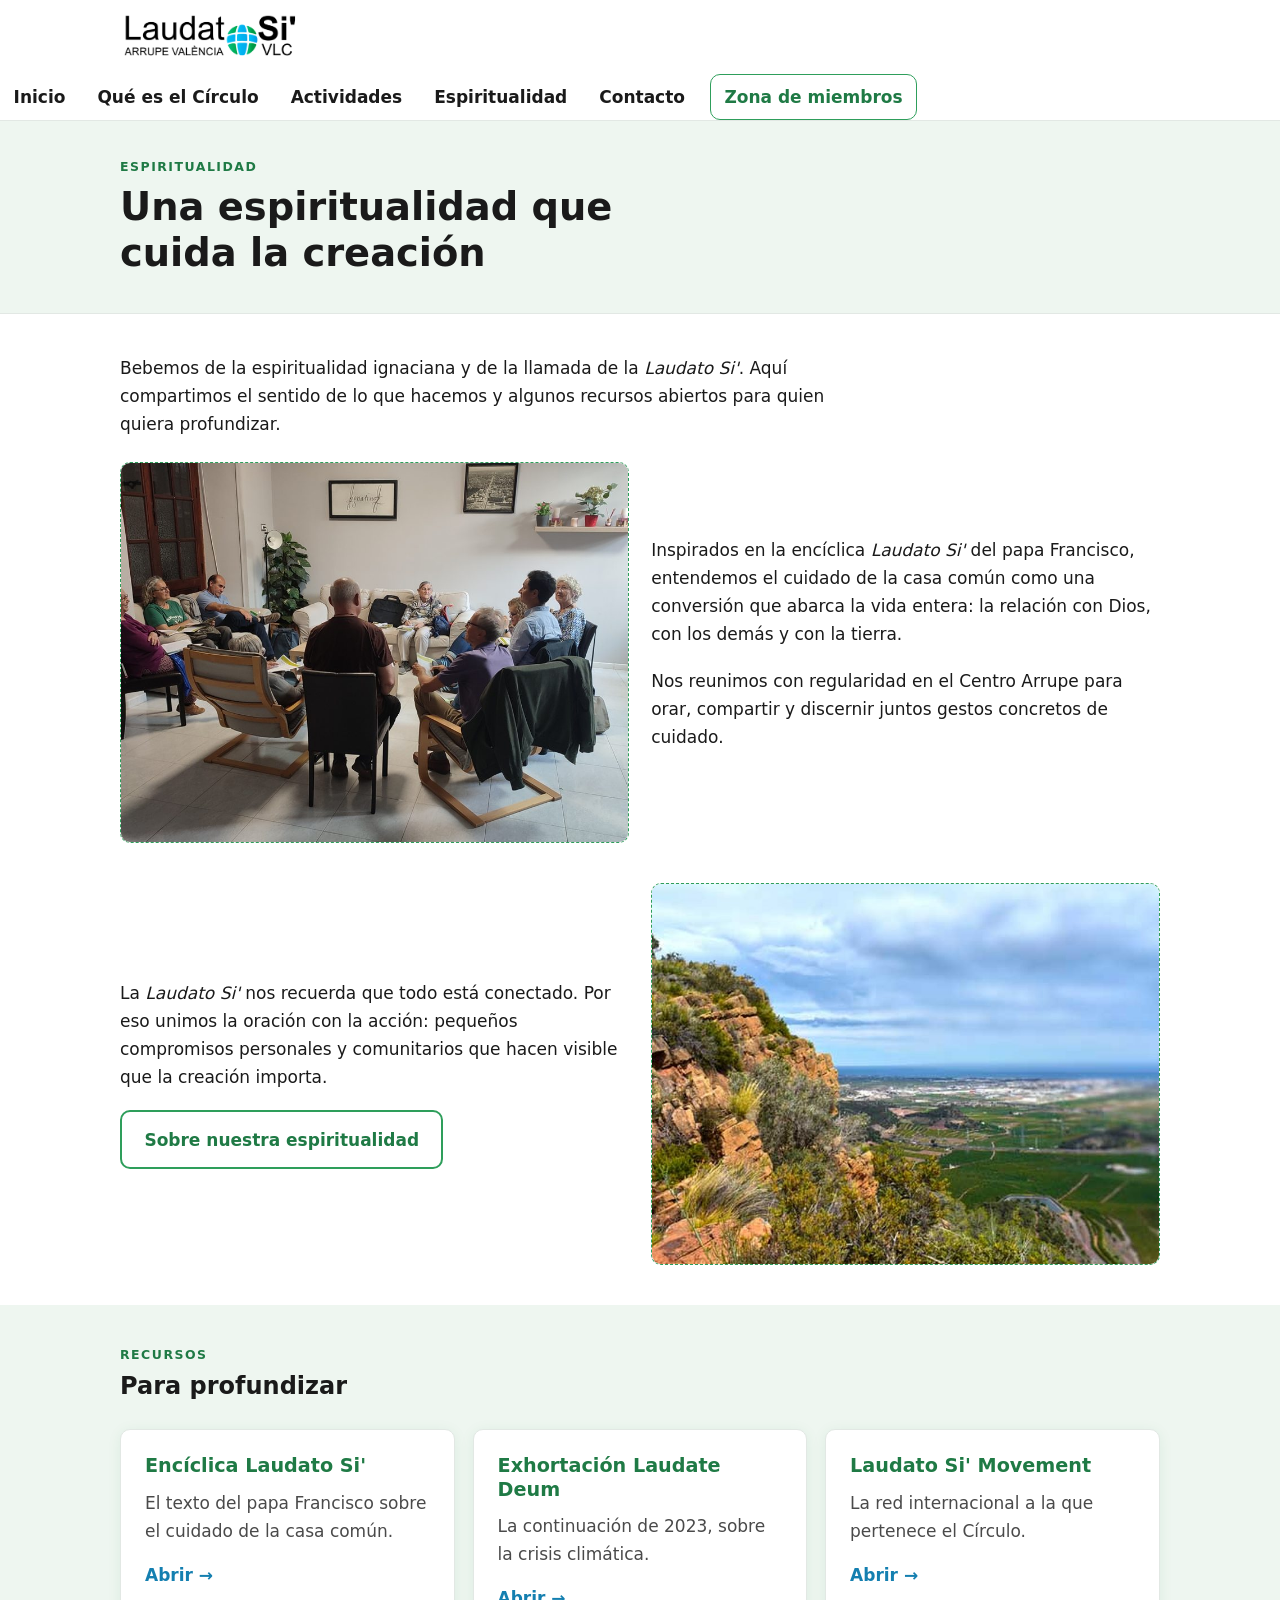
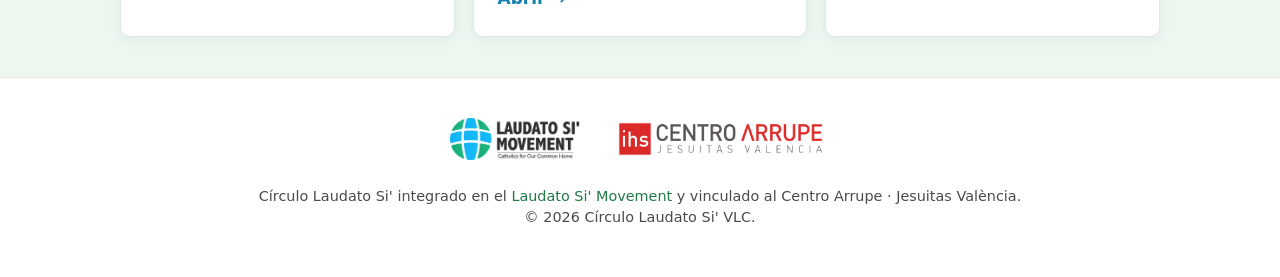
<file: espiritualidad.html>
<!DOCTYPE html>
<html lang="es">
<head>
  <meta charset="UTF-8">
  <meta name="viewport" content="width=device-width, initial-scale=1">
  <title>Espiritualidad y recursos · Círculo Laudato Si' VLC</title>
  <meta name="description" content="La espiritualidad del Círculo Laudato Si' de València y recursos abiertos: Laudato Si', Laudate Deum y el Movimiento.">
  <link rel="stylesheet" href="assets/estilo.css">
</head>
<body>

  <header class="cabecera">
    <div class="cabecera-fila">
      <a class="marca" href="index.html" aria-label="Inicio · Círculo Laudato Si' VLC">
        <img src="assets/img/logo-circulo.png" alt="Laudato Si' VLC · Arrupe València">
      </a>
      <button class="menu-boton" id="menuBoton" aria-label="Abrir menú" aria-expanded="false" aria-controls="menuPrincipal">
        <svg viewBox="0 0 24 24" fill="none" stroke="currentColor" stroke-width="2.2" stroke-linecap="round">
          <line x1="4" y1="7" x2="20" y2="7"/><line x1="4" y1="12" x2="20" y2="12"/><line x1="4" y1="17" x2="20" y2="17"/>
        </svg>
      </button>
    </div>
    <ul class="navegacion" id="menuPrincipal">
      <li><a href="index.html">Inicio</a></li>
      <li><a href="que-es.html">Qué es el Círculo</a></li>
      <li><a href="actividades.html">Actividades</a></li>
      <li><a href="espiritualidad.html">Espiritualidad</a></li>
      <li><a href="index.html#contacto">Contacto</a></li>
      <li><a class="privada" href="miembros.html" title="Acceso reservado a miembros">Zona de miembros</a></li>
    </ul>
  </header>

  <section class="interior-cabecera">
    <div class="contenedor">
      <p class="eyebrow" id="pEyebrow"></p>
      <h1 id="pTitulo"></h1>
    </div>
  </section>

  <section class="seccion">
    <div class="contenedor">
      <div class="prosa"><p id="pIntro"></p></div>
      <div id="bloques" style="margin-top:1.5rem"></div>
    </div>
  </section>

  <section class="seccion seccion-vel">
    <div class="contenedor">
      <div class="seccion-titulo">
        <p class="eyebrow">Recursos</p>
        <h2>Para profundizar</h2>
      </div>
      <div class="accesos" id="recursos"></div>
    </div>
  </section>

  <footer class="pie">
    <div class="contenedor">
      <div class="pie-logos">
        <a class="movement" href="https://laudatosimovement.org/" target="_blank" rel="noopener"><img src="assets/img/logo-movement.png" alt="Laudato Si' Movement"></a>
        <a class="arrupe" id="pieArrupe" href="#" rel="noopener"><img src="assets/img/logo-arrupe.png" alt="Centro Arrupe · Jesuitas València"></a>
      </div>
      <p class="pie-nota">
        Círculo Laudato Si' integrado en el <a href="https://laudatosimovement.org/" target="_blank" rel="noopener">Laudato Si' Movement</a>
        y vinculado al Centro Arrupe · Jesuitas València.<br>© <span id="anyo"></span> Círculo Laudato Si' VLC.
      </p>
    </div>
  </footer>

  <script>
    var boton=document.getElementById('menuBoton'), menu=document.getElementById('menuPrincipal');
    boton.addEventListener('click',function(){var a=menu.classList.toggle('abierta');boton.setAttribute('aria-expanded',a?'true':'false');boton.setAttribute('aria-label',a?'Cerrar menú':'Abrir menú');});
    menu.querySelectorAll('a').forEach(function(a){a.addEventListener('click',function(){menu.classList.remove('abierta');boton.setAttribute('aria-expanded','false');});});
    document.getElementById('anyo').textContent=new Date().getFullYear();
    function esc(t){var d=document.createElement('div');d.textContent=t==null?'':t;return d.innerHTML;}
    function realza(t){return esc(t).replace(/Laudato Si'/g,"<em>Laudato Si'</em>").replace(/Laudate Deum/g,"<em>Laudate Deum</em>");}

    fetch('assets/datos.json').then(function(r){return r.json();}).then(function(d){
      var pe=d.paginaEspiritualidad||{};
      document.getElementById('pEyebrow').textContent=pe.eyebrow||'Espiritualidad';
      document.getElementById('pTitulo').textContent=pe.titulo||'';
      document.getElementById('pIntro').innerHTML=realza(pe.intro||'');

      // Reutiliza los bloques imagen+texto de la sección espiritualidad
      var bloques=(d.espiritualidad&&d.espiritualidad.bloques)||[];
      document.getElementById('bloques').innerHTML=bloques.map(function(b,i){
        var foto=b.foto?'<div class="bloque-foto"><img src="'+esc(b.foto)+'" alt=""></div>':'<div class="bloque-foto"><span>'+esc(b.textoFoto)+'</span></div>';
        var parrs=(b.parrafos||[]).map(function(p){return '<p>'+realza(p)+'</p>';}).join('');
        var bot=b.boton?'<a class="boton boton-borde" href="'+esc(b.botonEnlace)+'">'+esc(b.boton)+'</a>':'';
        return '<div class="'+((i%2===1)?'bloque invertido':'bloque')+'">'+foto+'<div>'+parrs+bot+'</div></div>';
      }).join('');

      document.getElementById('recursos').innerHTML=(pe.recursos||[]).map(function(r){
        return '<div class="tarjeta"><h3>'+esc(r.titulo)+'</h3><p>'+realza(r.texto)+'</p><a href="'+esc(r.enlace)+'" target="_blank" rel="noopener">Abrir →</a></div>';
      }).join('');

      if(d.sitio.enlaceArrupe) document.getElementById('pieArrupe').href=d.sitio.enlaceArrupe;
    });
  </script>
</body>
</html>
</file>
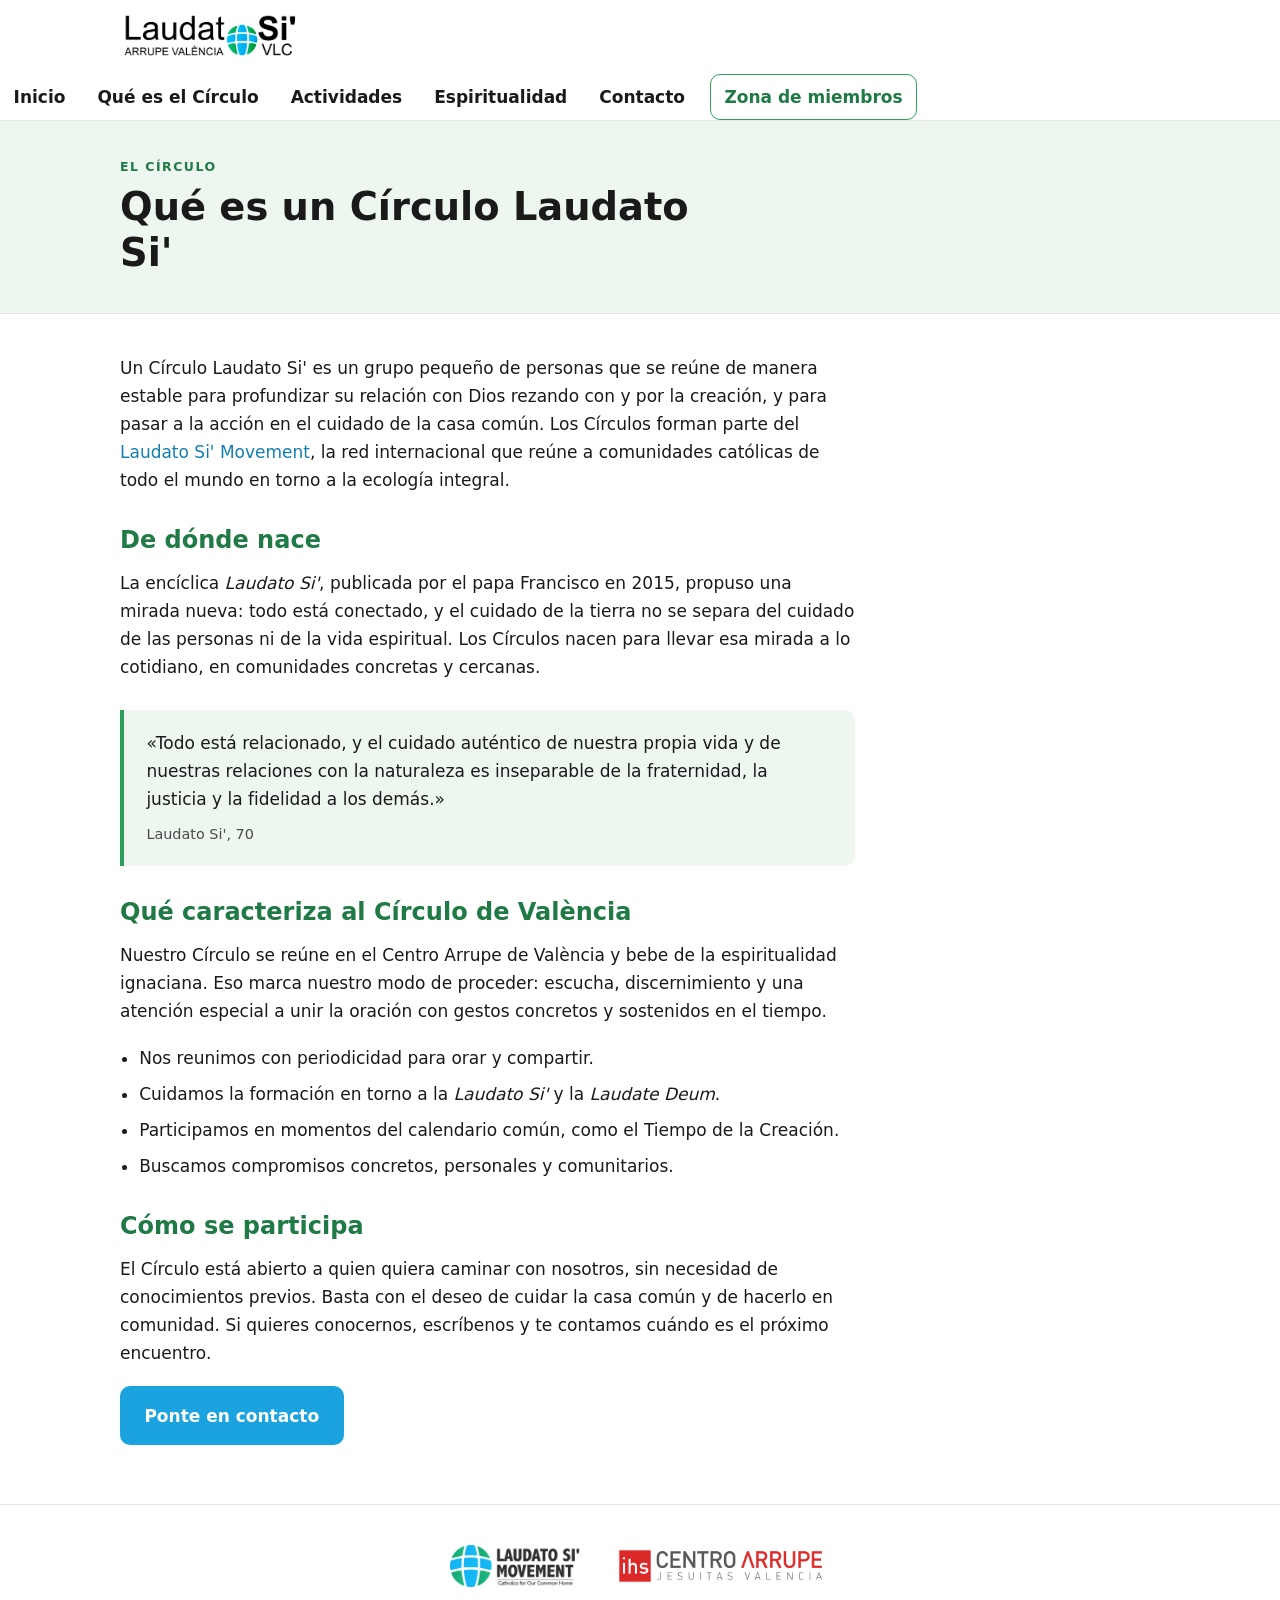
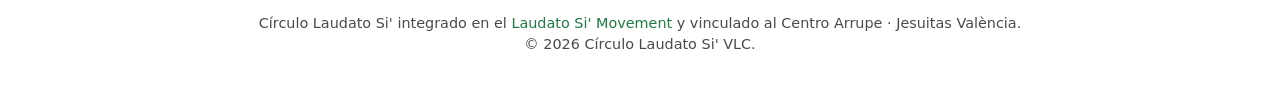
<file: que-es.html>
<!DOCTYPE html>
<html lang="es">
<head>
  <meta charset="UTF-8">
  <meta name="viewport" content="width=device-width, initial-scale=1">
  <title>Qué es el Círculo · Laudato Si' VLC</title>
  <meta name="description" content="Qué es un Círculo Laudato Si' y qué caracteriza al Círculo de València, vinculado al Centro Arrupe.">
  <link rel="stylesheet" href="assets/estilo.css">
</head>
<body>

  <!-- ==================== CABECERA ==================== -->
  <header class="cabecera">
    <div class="cabecera-fila">
      <a class="marca" href="index.html" aria-label="Inicio · Círculo Laudato Si' VLC">
        <img src="assets/img/logo-circulo.png" alt="Laudato Si' VLC · Arrupe València">
      </a>
      <button class="menu-boton" id="menuBoton" aria-label="Abrir menú" aria-expanded="false" aria-controls="menuPrincipal">
        <svg viewBox="0 0 24 24" fill="none" stroke="currentColor" stroke-width="2.2" stroke-linecap="round">
          <line x1="4" y1="7" x2="20" y2="7"/><line x1="4" y1="12" x2="20" y2="12"/><line x1="4" y1="17" x2="20" y2="17"/>
        </svg>
      </button>
    </div>
    <ul class="navegacion" id="menuPrincipal">
      <li><a href="index.html">Inicio</a></li>
      <li><a href="que-es.html">Qué es el Círculo</a></li>
      <li><a href="actividades.html">Actividades</a></li>
      <li><a href="espiritualidad.html">Espiritualidad</a></li>
      <li><a href="index.html#contacto">Contacto</a></li>
      <li><a class="privada" href="miembros.html" title="Acceso reservado a miembros">Zona de miembros</a></li>
    </ul>
  </header>

  <!-- ==================== CABECERA INTERIOR ==================== -->
  <section class="interior-cabecera">
    <div class="contenedor">
      <p class="eyebrow">El Círculo</p>
      <h1>Qué es un Círculo Laudato Si'</h1>
    </div>
  </section>

  <!-- ==================== CONTENIDO ==================== -->
  <section class="seccion">
    <div class="contenedor">
      <div class="prosa">
        <p>Un Círculo Laudato Si' es un grupo pequeño de personas que se reúne de manera estable para profundizar su relación con Dios rezando con y por la creación, y para pasar a la acción en el cuidado de la casa común. Los Círculos forman parte del <a href="https://laudatosimovement.org/" target="_blank" rel="noopener">Laudato Si' Movement</a>, la red internacional que reúne a comunidades católicas de todo el mundo en torno a la ecología integral.</p>

        <h2>De dónde nace</h2>
        <p>La encíclica <em>Laudato Si'</em>, publicada por el papa Francisco en 2015, propuso una mirada nueva: todo está conectado, y el cuidado de la tierra no se separa del cuidado de las personas ni de la vida espiritual. Los Círculos nacen para llevar esa mirada a lo cotidiano, en comunidades concretas y cercanas.</p>

        <div class="cita-destacada">
          <p>«Todo está relacionado, y el cuidado auténtico de nuestra propia vida y de nuestras relaciones con la naturaleza es inseparable de la fraternidad, la justicia y la fidelidad a los demás.»</p>
          <cite>Laudato Si', 70</cite>
        </div>

        <h2>Qué caracteriza al Círculo de València</h2>
        <p>Nuestro Círculo se reúne en el Centro Arrupe de València y bebe de la espiritualidad ignaciana. Eso marca nuestro modo de proceder: escucha, discernimiento y una atención especial a unir la oración con gestos concretos y sostenidos en el tiempo.</p>
        <ul>
          <li>Nos reunimos con periodicidad para orar y compartir.</li>
          <li>Cuidamos la formación en torno a la <em>Laudato Si'</em> y la <em>Laudate Deum</em>.</li>
          <li>Participamos en momentos del calendario común, como el Tiempo de la Creación.</li>
          <li>Buscamos compromisos concretos, personales y comunitarios.</li>
        </ul>

        <h2>Cómo se participa</h2>
        <p>El Círculo está abierto a quien quiera caminar con nosotros, sin necesidad de conocimientos previos. Basta con el deseo de cuidar la casa común y de hacerlo en comunidad. Si quieres conocernos, escríbenos y te contamos cuándo es el próximo encuentro.</p>
        <p><a class="boton boton-primario" href="index.html#contacto">Ponte en contacto</a></p>
      </div>
    </div>
  </section>

  <!-- ==================== PIE ==================== -->
  <footer class="pie">
    <div class="contenedor">
      <div class="pie-logos">
        <a class="movement" href="https://laudatosimovement.org/" target="_blank" rel="noopener">
          <img src="assets/img/logo-movement.png" alt="Laudato Si' Movement">
        </a>
        <a class="arrupe" href="#" rel="noopener">
          <img src="assets/img/logo-arrupe.png" alt="Centro Arrupe · Jesuitas València">
        </a>
      </div>
      <p class="pie-nota">
        Círculo Laudato Si' integrado en el <a href="https://laudatosimovement.org/" target="_blank" rel="noopener">Laudato Si' Movement</a>
        y vinculado al Centro Arrupe · Jesuitas València.<br>
        © <span id="anyo"></span> Círculo Laudato Si' VLC.
      </p>
    </div>
  </footer>

  <script>
    var boton = document.getElementById('menuBoton');
    var menu = document.getElementById('menuPrincipal');
    boton.addEventListener('click', function () {
      var abierto = menu.classList.toggle('abierta');
      boton.setAttribute('aria-expanded', abierto ? 'true' : 'false');
      boton.setAttribute('aria-label', abierto ? 'Cerrar menú' : 'Abrir menú');
    });
    menu.querySelectorAll('a').forEach(function (a) {
      a.addEventListener('click', function () { menu.classList.remove('abierta'); boton.setAttribute('aria-expanded','false'); });
    });
    document.getElementById('anyo').textContent = new Date().getFullYear();
  </script>

</body>
</html>
</file>
<file: assets/estilo.css>
/* =========================================================
   Círculo Laudato Si' VLC — Arrupe València
   Hoja de estilos · mobile first
   Paleta tomada del globo del logotipo (verde y azul)
   ========================================================= */

:root {
  /* Colores derivados del globo del logo */
  --verde: #2e9e5b;          /* verde vegetal de los gajos */
  --verde-hondo: #1f7a45;    /* verde más intenso, para hover y textos sobre claro */
  --verde-vel: #eef6f0;      /* verde casi imperceptible, fondos alternos */
  --azul: #1ba3e0;           /* azul del centro del globo, acento */
  --azul-hondo: #147fb0;     /* azul para hover de enlaces */
  --tinta: #1a1a1a;          /* negro de texto */
  --tinta-suave: #4a4a4a;    /* gris para texto secundario */
  --blanco: #ffffff;
  --linea: #e2e8e4;          /* separadores muy tenues */

  --ancho-max: 1080px;
  --radio: 10px;
  --sombra: 0 2px 14px rgba(31, 122, 69, 0.08);

  --fuente: system-ui, -apple-system, "Segoe UI", Roboto, "Helvetica Neue", Arial, sans-serif;
}

/* ---------- Base ---------- */
* { box-sizing: border-box; }

html { scroll-behavior: smooth; }

body {
  margin: 0;
  font-family: var(--fuente);
  font-size: 1.0625rem;      /* ~17px, cómodo en móvil */
  line-height: 1.65;
  color: var(--tinta);
  background: var(--blanco);
  -webkit-font-smoothing: antialiased;
}

img { max-width: 100%; height: auto; display: block; }

a { color: var(--azul-hondo); text-decoration: none; }
a:hover { color: var(--verde-hondo); text-decoration: underline; }

h1, h2, h3 {
  line-height: 1.2;
  color: var(--tinta);
  font-weight: 700;
  margin: 0 0 0.6em;
}

h1 { font-size: 2rem; }
h2 { font-size: 1.5rem; }
h3 { font-size: 1.2rem; }

p { margin: 0 0 1.1em; }

.contenedor {
  width: 100%;
  max-width: var(--ancho-max);
  margin: 0 auto;
  padding: 0 1.25rem;
}

/* Foco visible para navegación por teclado */
a:focus-visible,
button:focus-visible {
  outline: 3px solid var(--azul);
  outline-offset: 2px;
  border-radius: 4px;
}

/* ---------- Cabecera ---------- */
.cabecera {
  position: sticky;
  top: 0;
  z-index: 50;
  background: rgba(255, 255, 255, 0.96);
  backdrop-filter: saturate(180%) blur(6px);
  border-bottom: 1px solid var(--linea);
}

.cabecera-fila {
  display: flex;
  align-items: center;
  justify-content: space-between;
  gap: 1rem;
  padding: 0.7rem 1.25rem;
  max-width: var(--ancho-max);
  margin: 0 auto;
}

.marca img { height: 46px; width: auto; }

/* Menú */
.menu-boton {
  display: inline-flex;
  align-items: center;
  justify-content: center;
  width: 46px; height: 46px;
  border: 1px solid var(--linea);
  border-radius: var(--radio);
  background: var(--blanco);
  cursor: pointer;
  color: var(--verde-hondo);
}
.menu-boton svg { width: 24px; height: 24px; }

.navegacion {
  display: none;
  list-style: none;
  margin: 0;
  padding: 0.4rem 1.25rem 1rem;
}
.navegacion.abierta { display: block; }

.navegacion li { margin: 0; }
.navegacion a {
  display: block;
  padding: 0.85rem 0.5rem;
  color: var(--tinta);
  font-weight: 600;
  border-bottom: 1px solid var(--linea);
}
.navegacion a:hover { color: var(--verde-hondo); text-decoration: none; }
.navegacion a.privada { color: var(--verde-hondo); }

/* ---------- Hero de portada ---------- */
.hero {
  position: relative;
  min-height: 52vh;
  display: flex;
  align-items: center;
  color: var(--blanco);
  background:
    linear-gradient(180deg, rgba(20,60,40,0.15) 0%, rgba(20,60,40,0.72) 100%),
    var(--verde-hondo);
  background-size: cover;
  background-position: center;
}
/* Cuando haya foto real, se pone como imagen de fondo inline en el HTML */

.hero-texto {
  padding: 3rem 1.25rem;
  max-width: var(--ancho-max);
  margin: 0 auto;
  width: 100%;
}
.hero-eyebrow {
  text-transform: uppercase;
  letter-spacing: 0.14em;
  font-size: 0.8rem;
  font-weight: 700;
  margin: 0 0 0.6rem;
  color: #cdeede;
}
.hero h1 {
  color: var(--blanco);
  font-size: 2.15rem;
  max-width: 18ch;
  text-shadow: 0 1px 12px rgba(0,0,0,0.25);
}
.hero p {
  font-size: 1.1rem;
  max-width: 40ch;
  color: #f0f7f2;
  margin-bottom: 1.6rem;
}

/* ---------- Botones ---------- */
.boton {
  display: inline-block;
  padding: 0.85rem 1.4rem;
  border-radius: var(--radio);
  font-weight: 700;
  cursor: pointer;
  border: 2px solid transparent;
  text-align: center;
}
.boton:hover { text-decoration: none; }
.boton-primario { background: var(--azul); color: var(--blanco); }
.boton-primario:hover { background: var(--azul-hondo); color: var(--blanco); }
.boton-claro { background: var(--blanco); color: var(--verde-hondo); }
.boton-claro:hover { background: #f2faf5; color: var(--verde-hondo); }
.boton-borde { border-color: var(--verde); color: var(--verde-hondo); background: transparent; }
.boton-borde:hover { background: var(--verde-vel); color: var(--verde-hondo); }

/* ---------- Secciones ---------- */
.seccion { padding: 2.5rem 0; }
.seccion-vel { background: var(--verde-vel); }

.seccion-titulo {
  text-align: left;
  margin-bottom: 1.8rem;
}
.seccion-titulo .eyebrow {
  text-transform: uppercase;
  letter-spacing: 0.12em;
  font-size: 0.78rem;
  font-weight: 700;
  color: var(--verde-hondo);
  margin: 0 0 0.4rem;
}

/* Tres accesos rápidos */
.accesos { display: grid; gap: 1.1rem; }
.tarjeta {
  background: var(--blanco);
  border: 1px solid var(--linea);
  border-radius: var(--radio);
  padding: 1.5rem;
  box-shadow: var(--sombra);
}
.tarjeta h3 { color: var(--verde-hondo); }
.tarjeta p { color: var(--tinta-suave); margin-bottom: 1rem; }
.tarjeta a { font-weight: 700; }

/* Bloque imagen + texto alternos */
.bloque { display: grid; gap: 1.4rem; align-items: center; margin-bottom: 2.5rem; }
.bloque:last-child { margin-bottom: 0; }
.bloque-foto {
  border-radius: var(--radio);
  overflow: hidden;
  background: var(--verde-vel);
  aspect-ratio: 4 / 3;
  display: flex; align-items: center; justify-content: center;
  color: var(--verde-hondo);
  font-weight: 600;
  border: 1px dashed var(--verde);
}
.bloque-foto img { width: 100%; height: 100%; object-fit: cover; }

/* Lista de próximas citas */
.citas { list-style: none; margin: 0; padding: 0; }
.citas li {
  display: flex;
  gap: 1rem;
  padding: 1rem 0;
  border-bottom: 1px solid var(--linea);
}
.citas li:last-child { border-bottom: none; }
.cita-fecha {
  flex: 0 0 auto;
  min-width: 3.4rem;
  text-align: center;
  color: var(--verde-hondo);
  font-weight: 700;
  line-height: 1.1;
}
.cita-fecha .dia { display: block; font-size: 1.5rem; }
.cita-fecha .mes { display: block; font-size: 0.72rem; text-transform: uppercase; letter-spacing: 0.08em; }
.cita-cuerpo h3 { margin: 0 0 0.2rem; font-size: 1.05rem; }
.cita-cuerpo p { margin: 0; color: var(--tinta-suave); font-size: 0.95rem; }

/* Franja de llamada final */
.franja {
  background: var(--verde-hondo);
  color: var(--blanco);
  text-align: center;
  padding: 2.75rem 1.25rem;
}
.franja h2 { color: var(--blanco); }
.franja p { color: #e6f3ec; max-width: 46ch; margin: 0 auto 1.6rem; }

/* ---------- Pie ---------- */
.pie {
  background: var(--blanco);
  border-top: 1px solid var(--linea);
  padding: 2.5rem 0 2rem;
}
.pie-logos {
  display: flex;
  flex-wrap: wrap;
  align-items: center;
  gap: 1.8rem 2.4rem;
  justify-content: center;
  margin-bottom: 1.6rem;
}
.pie-logos img { height: 42px; width: auto; opacity: 0.92; }
.pie-logos .arrupe img { height: 34px; }
.pie-nota {
  text-align: center;
  color: var(--tinta-suave);
  font-size: 0.9rem;
  line-height: 1.5;
}
.pie-nota a { color: var(--verde-hondo); }

/* ---------- Página interna ---------- */
.interior-cabecera {
  background: var(--verde-vel);
  padding: 2.25rem 0;
  border-bottom: 1px solid var(--linea);
}
.interior-cabecera .eyebrow {
  text-transform: uppercase;
  letter-spacing: 0.12em;
  font-size: 0.78rem;
  font-weight: 700;
  color: var(--verde-hondo);
  margin: 0 0 0.4rem;
}
.interior-cabecera h1 { margin: 0; max-width: 22ch; }

.prosa { max-width: 68ch; }
.prosa h2 { margin-top: 2rem; color: var(--verde-hondo); }
.prosa ul { padding-left: 1.2rem; }
.prosa li { margin-bottom: 0.5rem; }

.cita-destacada {
  border-left: 4px solid var(--verde);
  background: var(--verde-vel);
  padding: 1.2rem 1.4rem;
  border-radius: 0 var(--radio) var(--radio) 0;
  margin: 1.8rem 0;
  font-style: normal;
}
.cita-destacada p { margin: 0; color: var(--tinta); }
.cita-destacada cite { display: block; margin-top: 0.6rem; font-size: 0.9rem; color: var(--tinta-suave); font-style: normal; }

/* =========================================================
   Puntos de ruptura — de móvil hacia arriba
   ========================================================= */

/* Tablet */
@media (min-width: 640px) {
  .accesos { grid-template-columns: repeat(3, 1fr); }
  .bloque { grid-template-columns: 1fr 1fr; }
  .bloque.invertido .bloque-foto { order: 2; }
  h1 { font-size: 2.4rem; }
  .hero h1 { font-size: 2.7rem; }
}

/* Escritorio: menú horizontal, sin hamburguesa */
@media (min-width: 860px) {
  .menu-boton { display: none; }
  .navegacion {
    display: flex !important;
    gap: 0.3rem;
    padding: 0;
    align-items: center;
  }
  .navegacion li a {
    border-bottom: none;
    padding: 0.5rem 0.85rem;
    border-radius: var(--radio);
  }
  .navegacion li a:hover { background: var(--verde-vel); }
  .navegacion a.privada {
    border: 1.5px solid var(--verde);
    margin-left: 0.4rem;
  }
  .marca img { height: 52px; }
  .hero { min-height: 58vh; }
  .hero h1 { font-size: 3.1rem; }
}

/* Respetar preferencia de menos movimiento */
@media (prefers-reduced-motion: reduce) {
  html { scroll-behavior: auto; }
}
</file>
